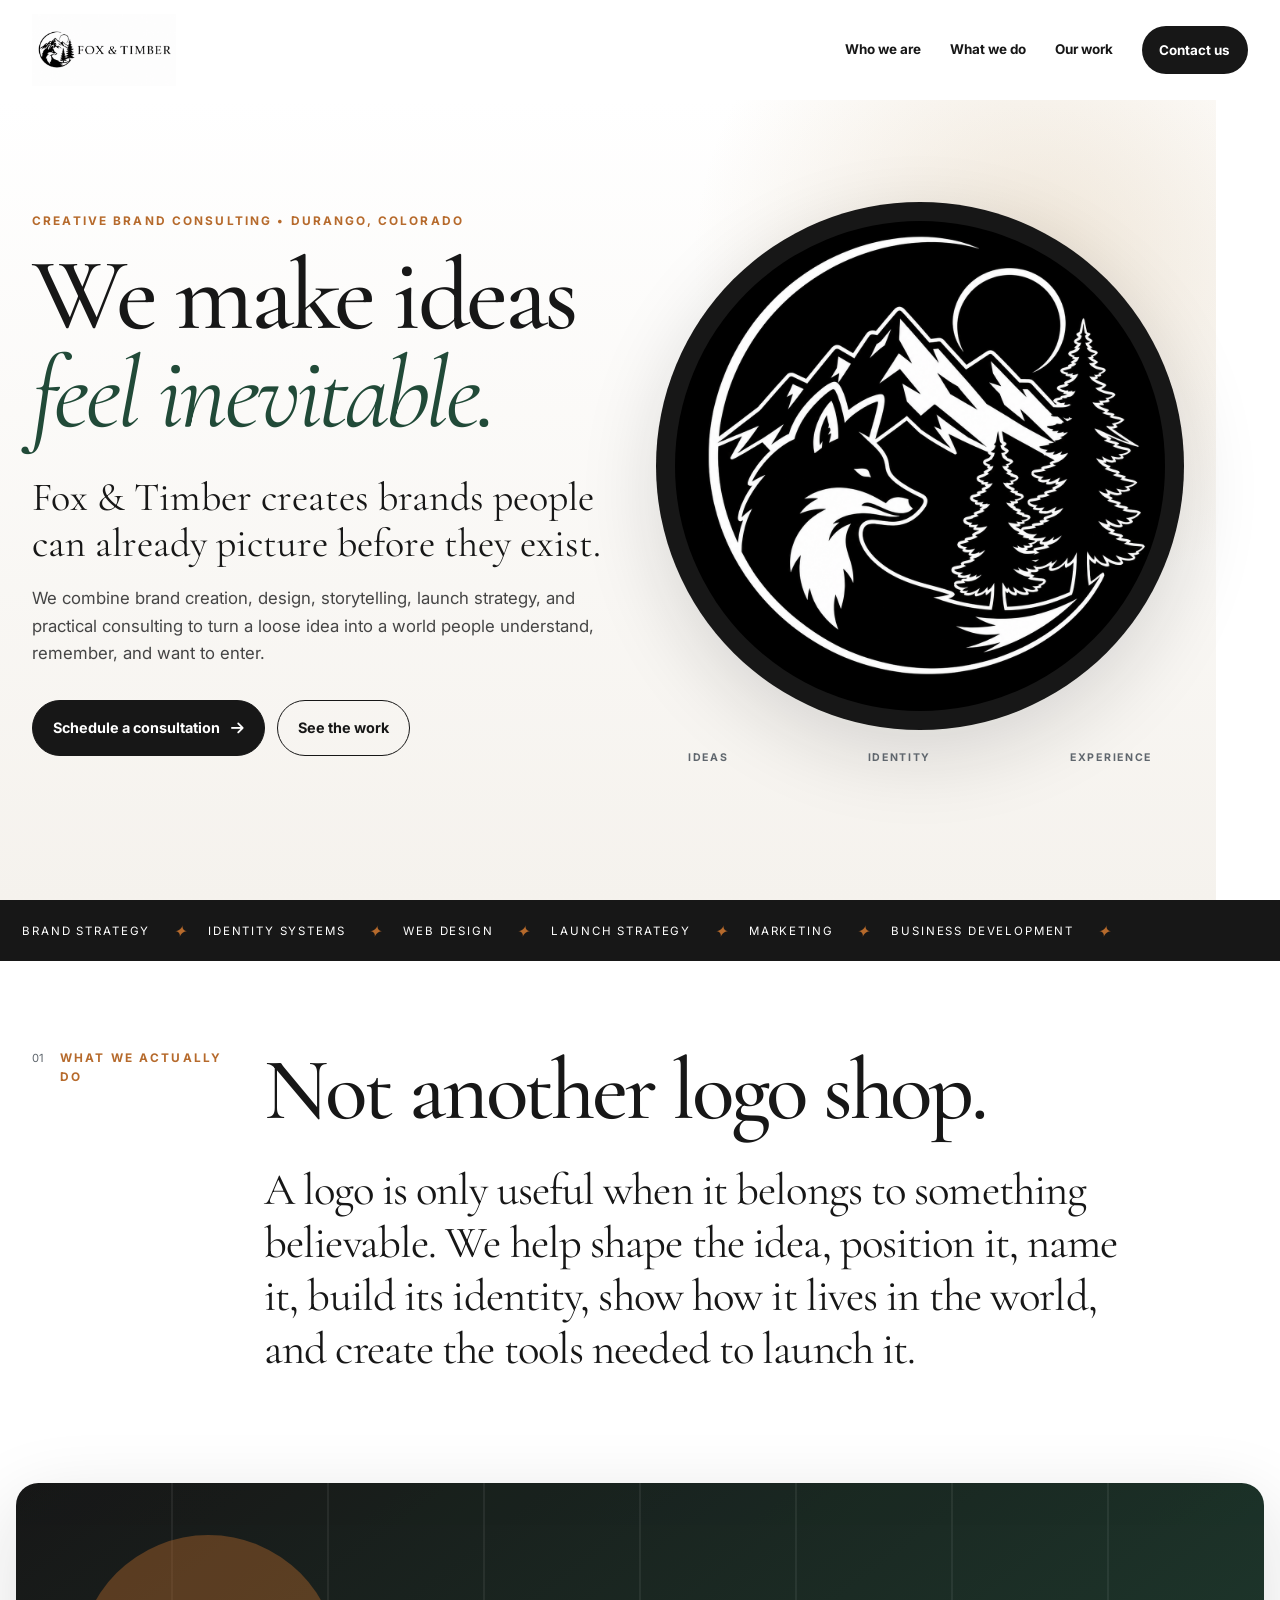
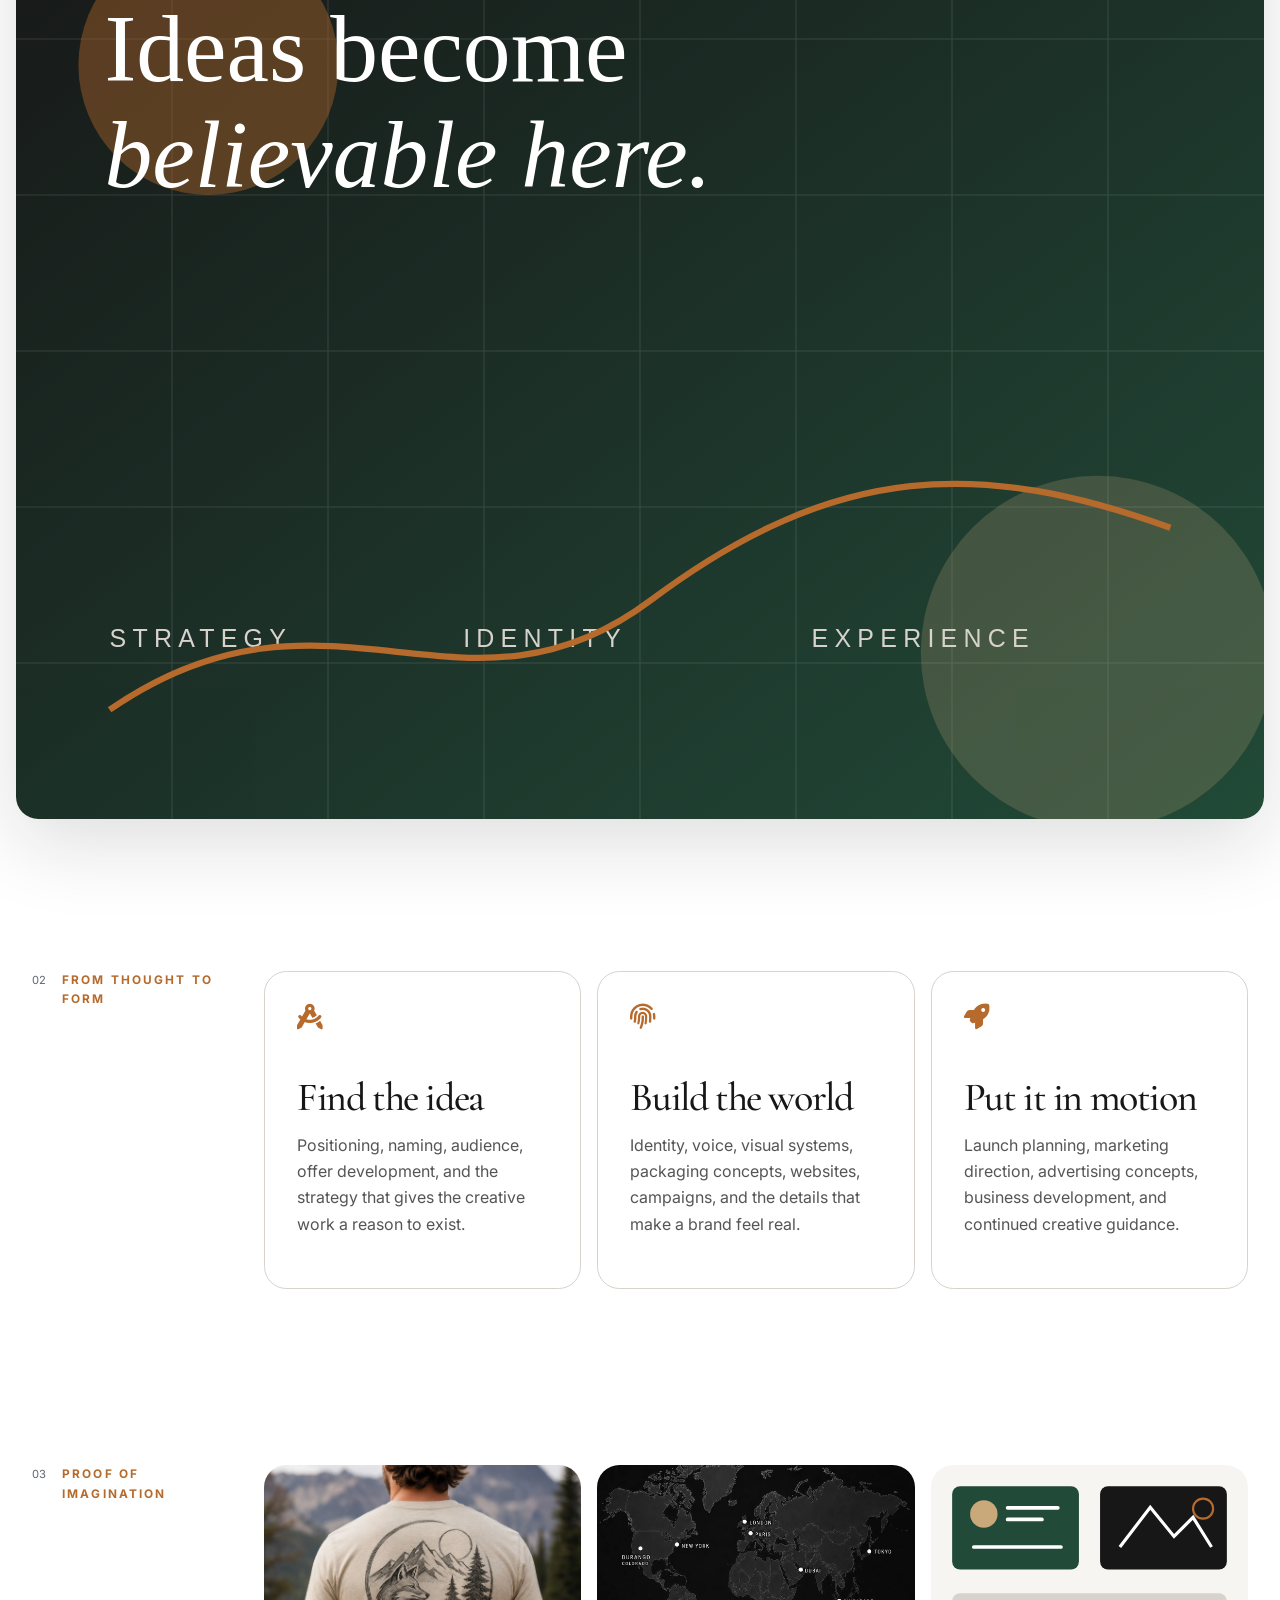
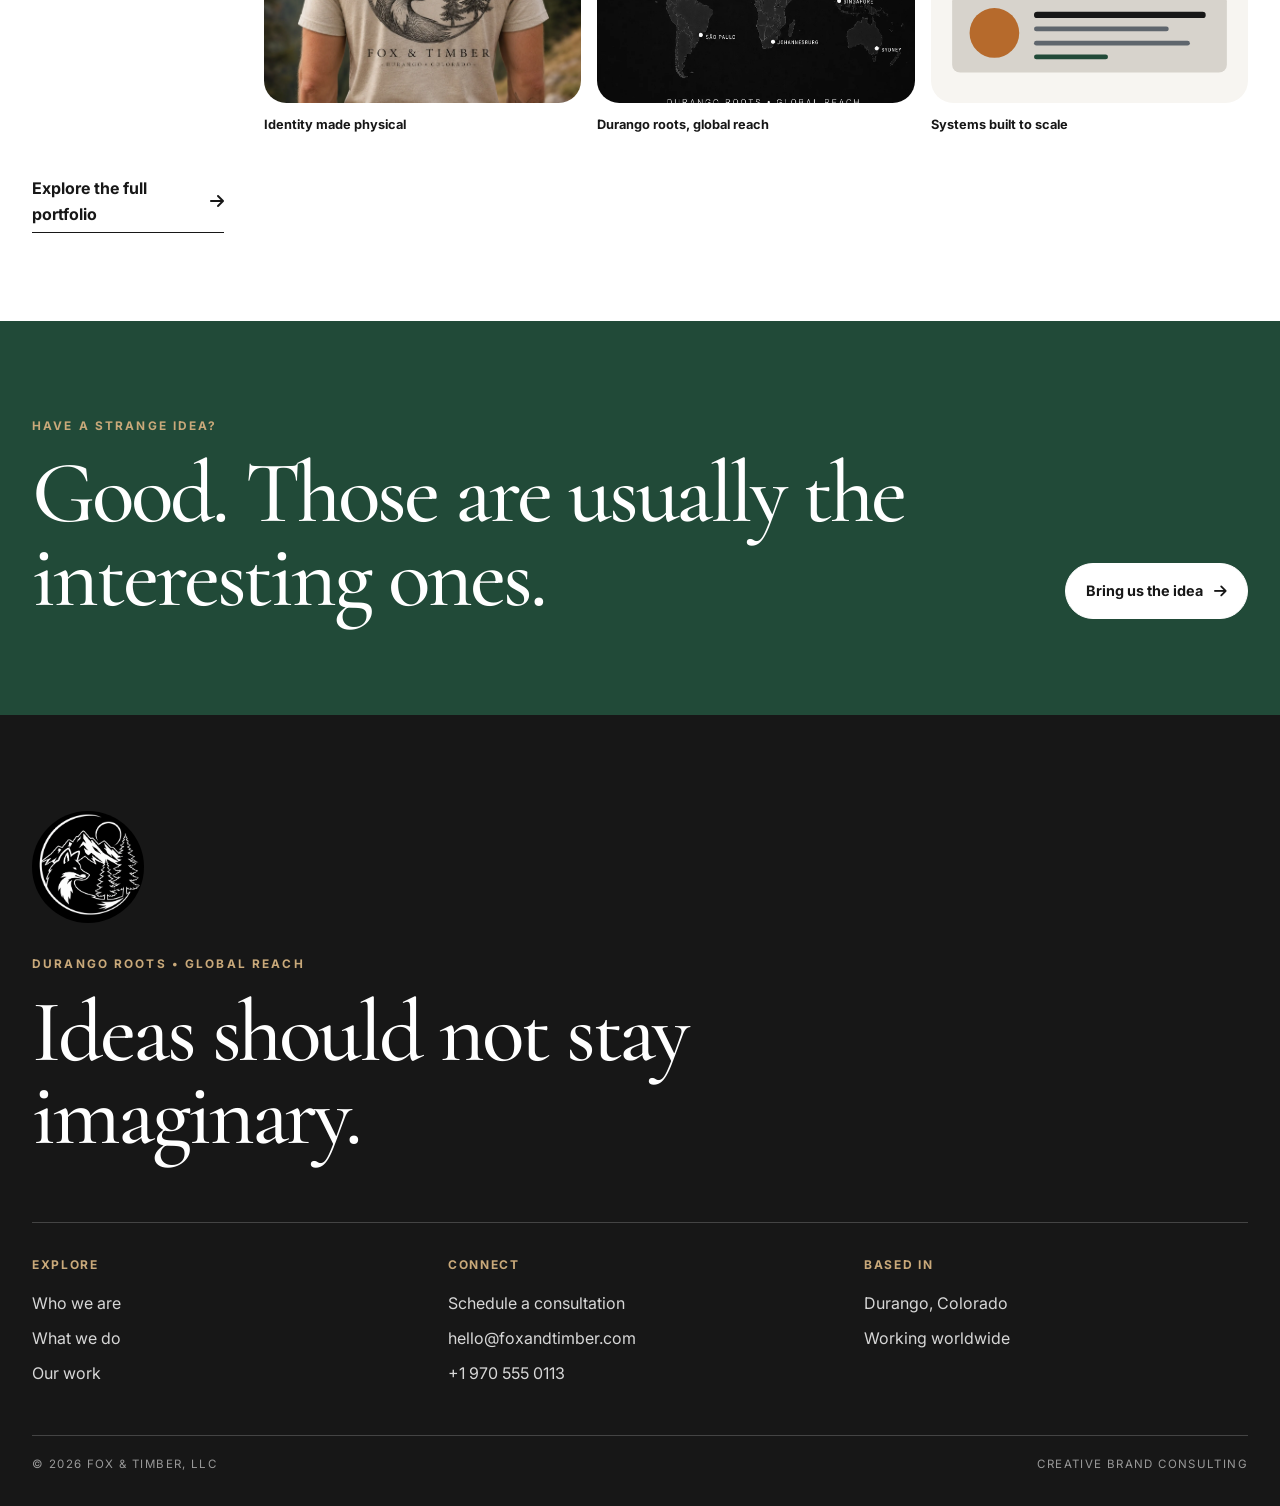
<file: index.html>
<!doctype html><html lang="en"><head><meta charset="utf-8"><meta name="viewport" content="width=device-width, initial-scale=1, viewport-fit=cover"><meta name="description" content="Fox & Timber creates believable brands through strategy, identity, design, launch planning, and creative consulting."><meta name="theme-color" content="#171717"><title>Creative Brand Consulting | Fox &amp; Timber</title><link rel="icon" href="img/favicon.ico"><link rel="apple-touch-icon" href="img/favicon-180.png"><link rel="preconnect" href="https://fonts.googleapis.com"><link rel="preconnect" href="https://fonts.gstatic.com" crossorigin><link href="https://fonts.googleapis.com/css2?family=Cormorant+Garamond:ital,wght@0,400;0,500;0,600;1,400;1,500&family=Inter:wght@400;500;600;700&display=swap" rel="stylesheet"><link rel="stylesheet" href="css/styles.css"></head><body class="home-page"><div data-include="includes/header.htm"></div><main><section class="hero"><div class="hero-copy"><p class="eyebrow reveal">Creative brand consulting • Durango, Colorado</p><h1 class="reveal">We make ideas<br><em>feel inevitable.</em></h1><p class="hero-statement reveal">Fox &amp; Timber creates brands people can already picture before they exist.</p><p class="hero-detail reveal">We combine brand creation, design, storytelling, launch strategy, and practical consulting to turn a loose idea into a world people understand, remember, and want to enter.</p><div class="hero-actions reveal"><a class="button button-primary" href="contact.html">Schedule a consultation <i class="fa-solid fa-arrow-right"></i></a><a class="button button-secondary" href="portfolio.html">See the work</a></div></div><div class="hero-visual reveal"><div class="hero-frame"><img src="img/brand-mark-dark.png" alt="Fox & Timber emblem"></div><div class="hero-caption"><span>Ideas</span><span>Identity</span><span>Experience</span></div></div></section>
<section class="marquee"><div><span>Brand strategy</span><i>✦</i><span>Identity systems</span><i>✦</i><span>Web design</span><i>✦</i><span>Launch strategy</span><i>✦</i><span>Marketing</span><i>✦</i><span>Business development</span><i>✦</i></div></section>
<section class="section intro-grid"><div class="section-kicker reveal"><span>01</span><p class="eyebrow">What we actually do</p></div><div class="section-content reveal"><h2>Not another logo shop.</h2><p class="large-copy">A logo is only useful when it belongs to something believable. We help shape the idea, position it, name it, build its identity, show how it lives in the world, and create the tools needed to launch it.</p></div></section>
<section class="image-break reveal"><img src="img/concept-grid.svg" alt="Ideas become believable here"></section>
<section class="section service-preview"><div class="section-kicker reveal"><span>02</span><p class="eyebrow">From thought to form</p></div><div class="service-cards"><article class="service-card reveal"><i class="fa-solid fa-compass-drafting"></i><h3>Find the idea</h3><p>Positioning, naming, audience, offer development, and the strategy that gives the creative work a reason to exist.</p></article><article class="service-card reveal"><i class="fa-solid fa-fingerprint"></i><h3>Build the world</h3><p>Identity, voice, visual systems, packaging concepts, websites, campaigns, and the details that make a brand feel real.</p></article><article class="service-card reveal"><i class="fa-solid fa-rocket"></i><h3>Put it in motion</h3><p>Launch planning, marketing direction, advertising concepts, business development, and continued creative guidance.</p></article></div></section>
<section class="section work-tease"><div class="section-kicker reveal"><span>03</span><p class="eyebrow">Proof of imagination</p></div><div class="work-tease-grid"><figure class="reveal"><img src="img/apparel-mockup.webp" alt="Apparel concept"><figcaption>Identity made physical</figcaption></figure><figure class="reveal"><img src="img/global-map.webp" alt="Global map"><figcaption>Durango roots, global reach</figcaption></figure><figure class="reveal"><img src="img/brand-system.svg" alt="Brand system"><figcaption>Systems built to scale</figcaption></figure></div><a class="text-link reveal" href="portfolio.html">Explore the full portfolio <i class="fa-solid fa-arrow-right"></i></a></section>
<section class="closing-callout"><div class="reveal"><p class="eyebrow">Have a strange idea?</p><h2>Good. Those are usually the interesting ones.</h2></div><a class="button button-light reveal" href="contact.html">Bring us the idea <i class="fa-solid fa-arrow-right"></i></a></section></main><div data-include="includes/footer.htm"></div><script src="js/scripts.js" defer></script></body></html>
</file>
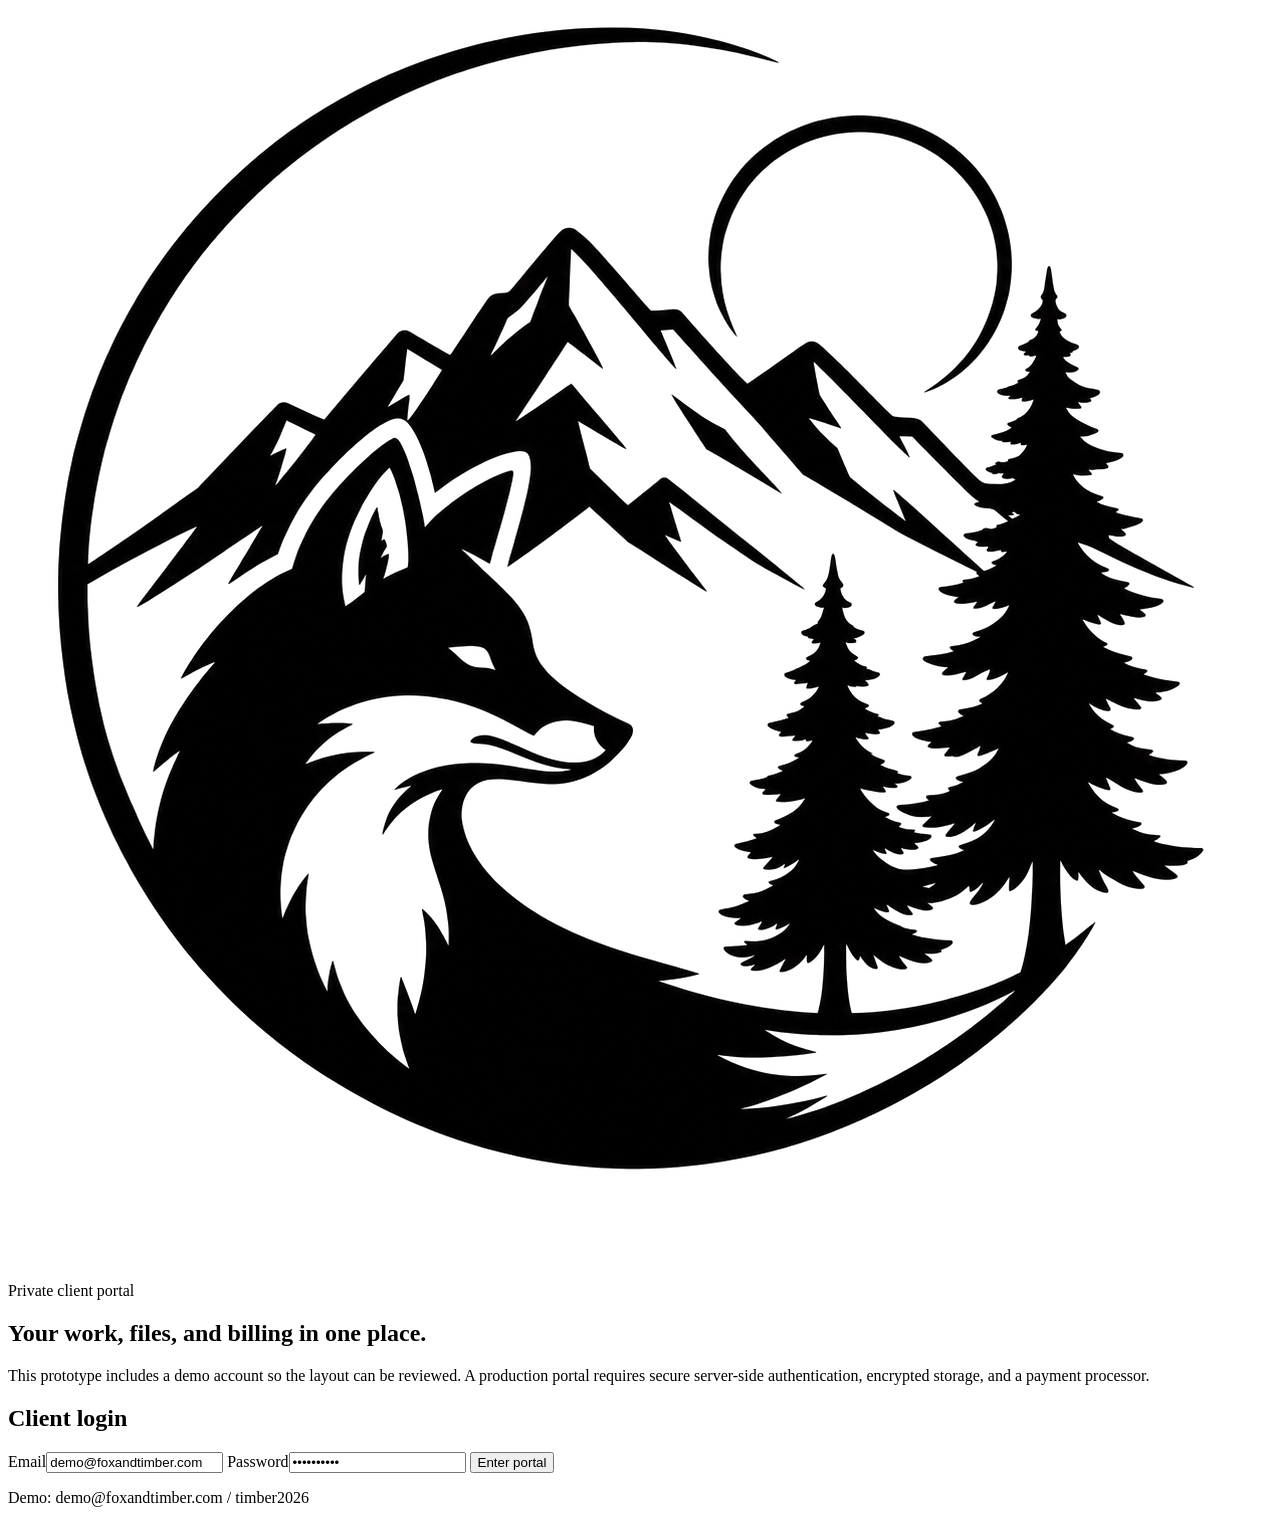
<file: client-login.html>
<!doctype html>
<html lang="en">
  
  <div id="site-head"></div>
  
<body class="portal-page">

  <div id="site-header"></div>
  
<main>
<section class="portal-shell">
  <div class="portal-intro">
    <img src="img/fox-timber-mark.png" alt="Fox and Timber">
    <p class="eyebrow">Private client portal</p>
    <h1>Your work, files, and billing in one place.</h1>
    <p>This prototype includes a demo account so the layout can be reviewed. A production portal requires secure server-side authentication, encrypted storage, and a payment processor.</p>
  </div>
  <div class="login-card" id="login-card">
    <h2>Client login</h2>
    <form id="login-form">
      <label><span>Email</span><input type="email" name="login-email" required value="demo@foxandtimber.com"></label>
      <label><span>Password</span><input type="password" name="login-password" required value="timber2026"></label>
      <button class="button primary" type="submit">Enter portal</button>
      <p class="micro">Demo: demo@foxandtimber.com / timber2026</p>
      <p class="login-error" role="alert"></p>
    </form>
  </div>
</section>
<section class="dashboard" id="client-dashboard" hidden>
  <aside class="dashboard-nav">
    <img src="img/fox-timber-mark.png" alt="">
    <p>Demo Client</p>
    <button data-tab="overview" class="active"><i class="fa-solid fa-grid-2"></i> Overview</button>
    <button data-tab="files"><i class="fa-solid fa-folder-open"></i> Files</button>
    <button data-tab="billing"><i class="fa-solid fa-receipt"></i> Billing</button>
    <button data-tab="payments"><i class="fa-solid fa-credit-card"></i> Payments</button>
    <button id="logout-button"><i class="fa-solid fa-arrow-right-from-bracket"></i> Log out</button>
  </aside>
  <div class="dashboard-main">
    <section data-panel="overview">
      <p class="eyebrow">Project dashboard</p><h2>Good afternoon, Demo Client.</h2>
      <div class="metric-grid"><article><span>Active project</span><b>Brand launch</b></article><article><span>Next review</span><b>July 18</b></article><article><span>Files ready</span><b>6</b></article></div>
      <img src="img/portal-preview.svg" alt="Client portal interface preview">
    </section>
    <section data-panel="files" hidden><p class="eyebrow">Files</p><h2>Shared project files</h2>
      <div class="file-list"><article><i class="fa-solid fa-file-pdf"></i><div><b>Brand Strategy v2.pdf</b><span>2.4 MB • Updated July 12</span></div><button>Download</button></article><article><i class="fa-solid fa-file-image"></i><div><b>Logo Concepts.zip</b><span>18.8 MB • Updated July 10</span></div><button>Download</button></article><article><i class="fa-solid fa-file-lines"></i><div><b>Website Content Notes.docx</b><span>340 KB • Updated July 8</span></div><button>Download</button></article></div>
    </section>
    <section data-panel="billing" hidden><p class="eyebrow">Billing</p><h2>Invoices and account history</h2><div class="invoice"><div><b>Invoice FT-1024</b><span>Brand strategy deposit</span></div><strong>Paid • $1,250.00</strong></div><div class="invoice"><div><b>Invoice FT-1028</b><span>Design development milestone</span></div><strong>Due July 22 • $1,250.00</strong></div></section>
    <section data-panel="payments" hidden><p class="eyebrow">Payments</p><h2>Payment details</h2><div class="payment-card"><i class="fa-brands fa-cc-visa"></i><div><b>Visa ending in 4242</b><span>Expires 12/29</span></div><button>Update</button></div><p class="micro">Production payments should be handled through Stripe, Square, or another PCI-compliant provider. Never store raw card data in this website.</p></section>
  </div>
</section>
</main>

  <div id="site-footer"></div>

<script src="js/scripts.js"></script>
</body>
</html>
</file>
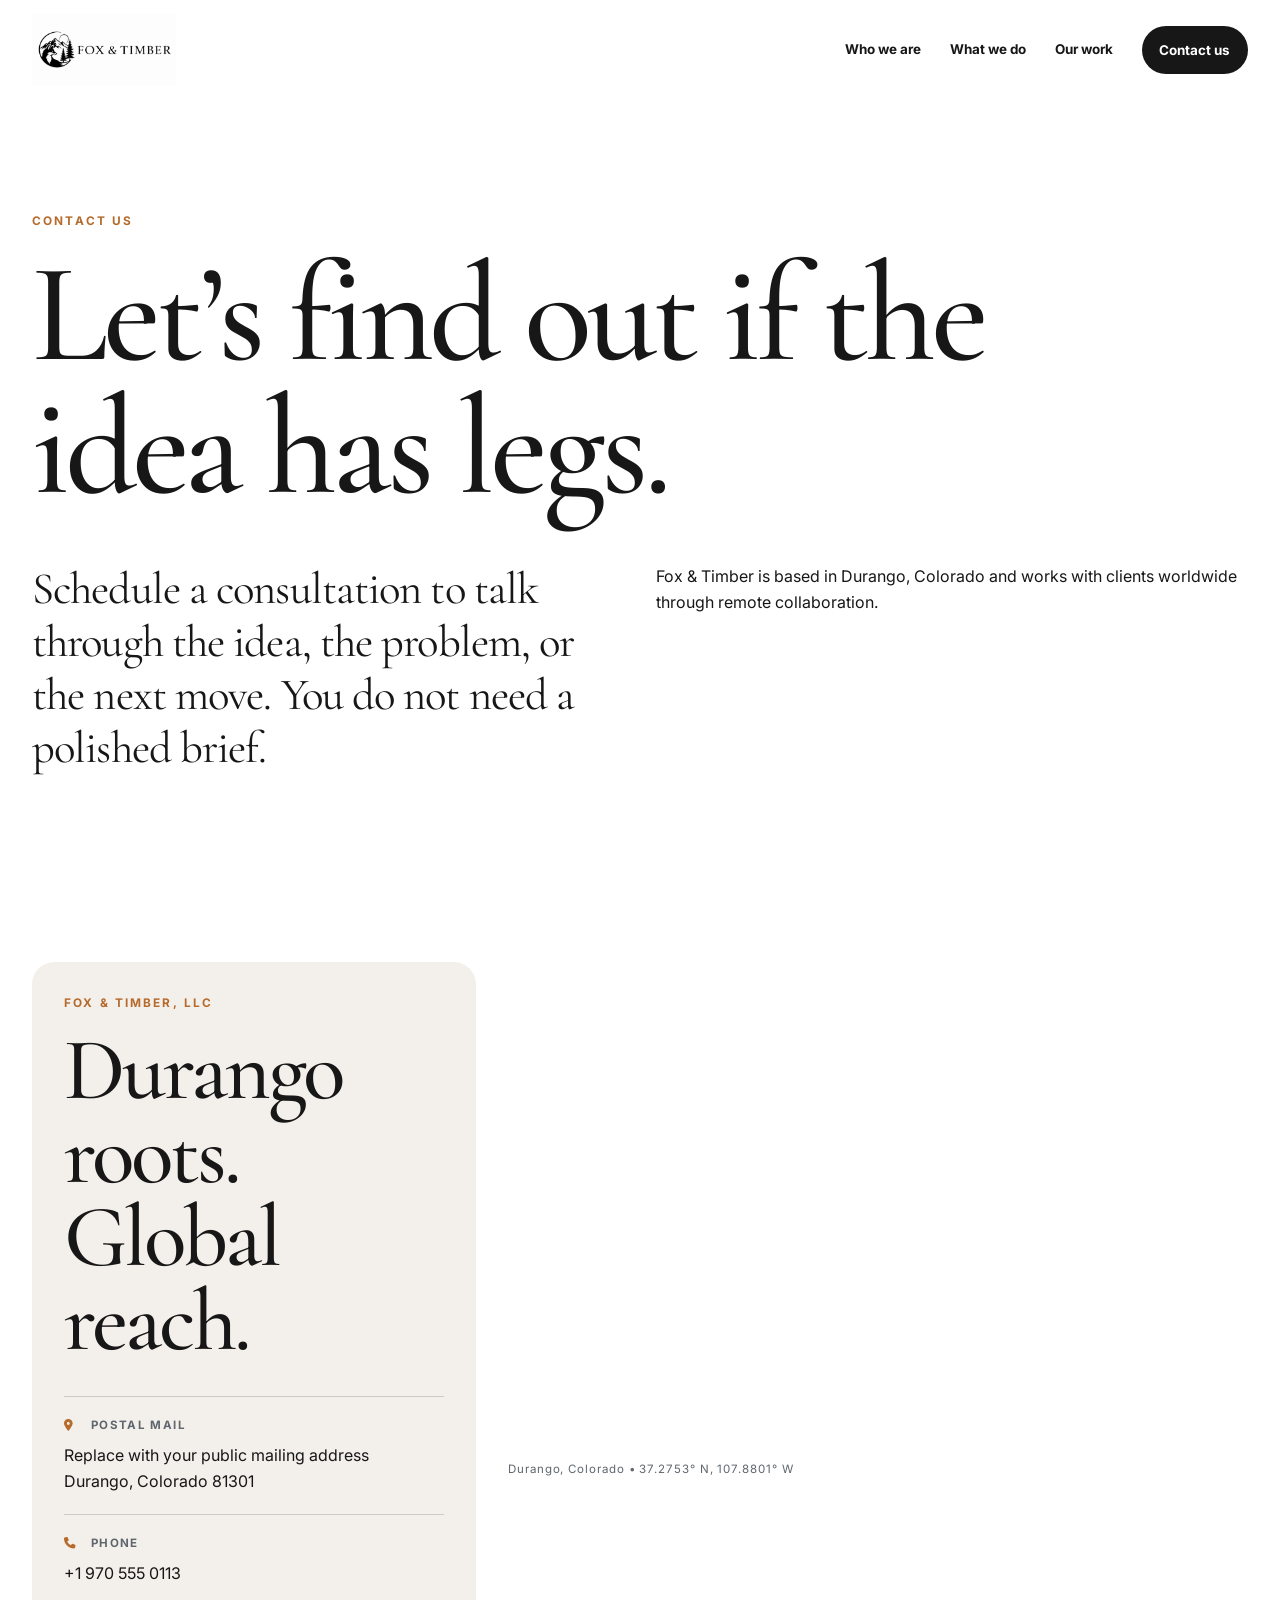
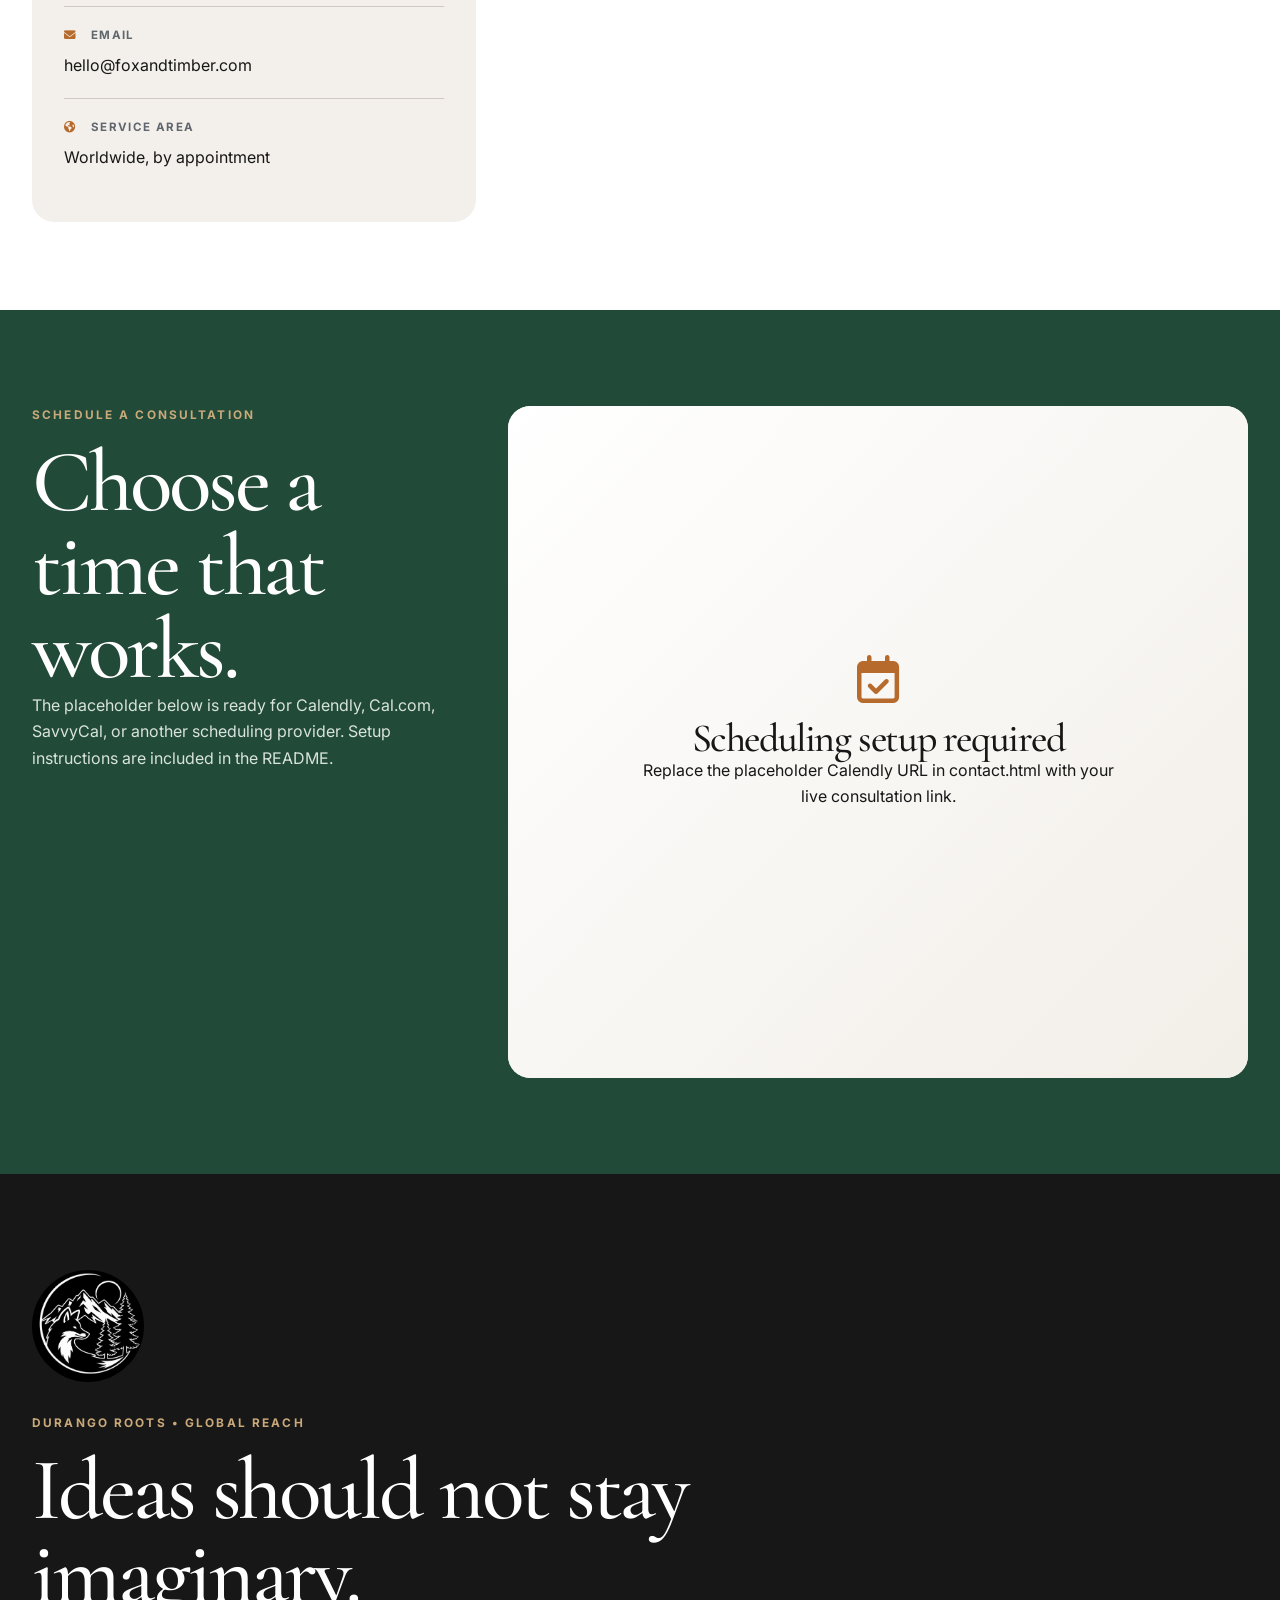
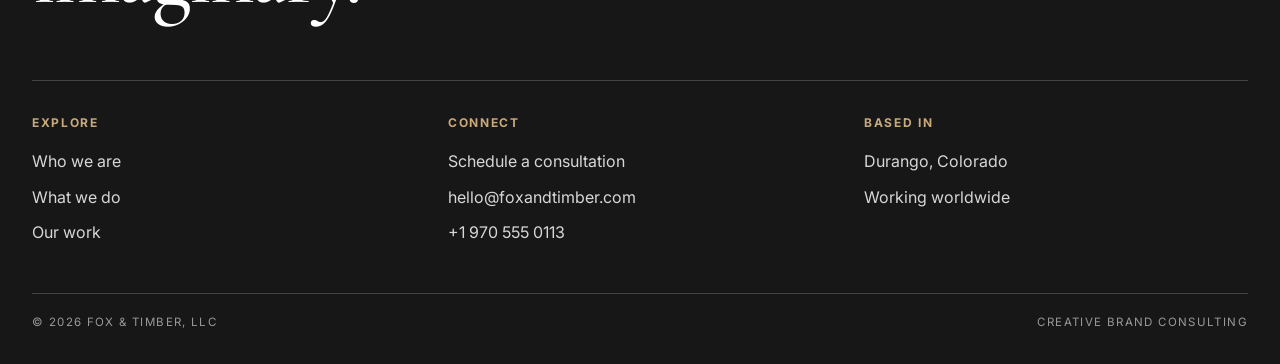
<file: contact.html>
<!doctype html><html lang="en"><head><meta charset="utf-8"><meta name="viewport" content="width=device-width, initial-scale=1, viewport-fit=cover"><meta name="description" content="Schedule a consultation with Fox & Timber in Durango, Colorado."><meta name="theme-color" content="#171717"><title>Contact Us | Fox &amp; Timber</title><link rel="icon" href="img/favicon.ico"><link rel="apple-touch-icon" href="img/favicon-180.png"><link rel="preconnect" href="https://fonts.googleapis.com"><link rel="preconnect" href="https://fonts.gstatic.com" crossorigin><link href="https://fonts.googleapis.com/css2?family=Cormorant+Garamond:ital,wght@0,400;0,500;0,600;1,400;1,500&family=Inter:wght@400;500;600;700&display=swap" rel="stylesheet"><link rel="stylesheet" href="css/styles.css"></head><body class="contact-page"><div data-include="includes/header.htm"></div><main><section class="page-hero contact-hero"><p class="eyebrow reveal">Contact us</p><h1 class="reveal">Let’s find out if the idea has legs.</h1><div class="page-hero-grid"><p class="large-copy reveal">Schedule a consultation to talk through the idea, the problem, or the next move. You do not need a polished brief.</p><p class="reveal">Fox &amp; Timber is based in Durango, Colorado and works with clients worldwide through remote collaboration.</p></div></section>
<section class="section contact-layout"><div class="contact-details reveal"><p class="eyebrow">Fox &amp; Timber, LLC</p><h2>Durango roots.<br>Global reach.</h2><dl><div><dt><i class="fa-solid fa-location-dot"></i> Postal mail</dt><dd>Replace with your public mailing address<br>Durango, Colorado 81301</dd></div><div><dt><i class="fa-solid fa-phone"></i> Phone</dt><dd><a href="tel:+19705550113">+1 970 555 0113</a></dd></div><div><dt><i class="fa-solid fa-envelope"></i> Email</dt><dd><a href="mailto:hello@foxandtimber.com">hello@foxandtimber.com</a></dd></div><div><dt><i class="fa-solid fa-earth-americas"></i> Service area</dt><dd>Worldwide, by appointment</dd></div></dl></div><div class="map-card reveal"><iframe title="Map of Durango, Colorado" loading="lazy" src="https://www.openstreetmap.org/export/embed.html?bbox=-107.925%2C37.245%2C-107.835%2C37.305&amp;layer=mapnik&amp;marker=37.2753%2C-107.8801"></iframe><span>Durango, Colorado • 37.2753° N, 107.8801° W</span></div></section>
<section class="schedule-section"><div class="schedule-copy reveal"><p class="eyebrow">Schedule a consultation</p><h2>Choose a time that works.</h2><p>The placeholder below is ready for Calendly, Cal.com, SavvyCal, or another scheduling provider. Setup instructions are included in the README.</p></div><div class="scheduler-card reveal"><iframe title="Schedule a Fox & Timber consultation" src="https://calendly.com/YOUR-USERNAME/consultation?hide_gdpr_banner=1" loading="lazy"></iframe><div class="scheduler-placeholder"><i class="fa-regular fa-calendar-check"></i><h3>Scheduling setup required</h3><p>Replace the placeholder Calendly URL in contact.html with your live consultation link.</p></div></div></section></main><div data-include="includes/footer.htm"></div><script src="js/scripts.js" defer></script></body></html>
</file>
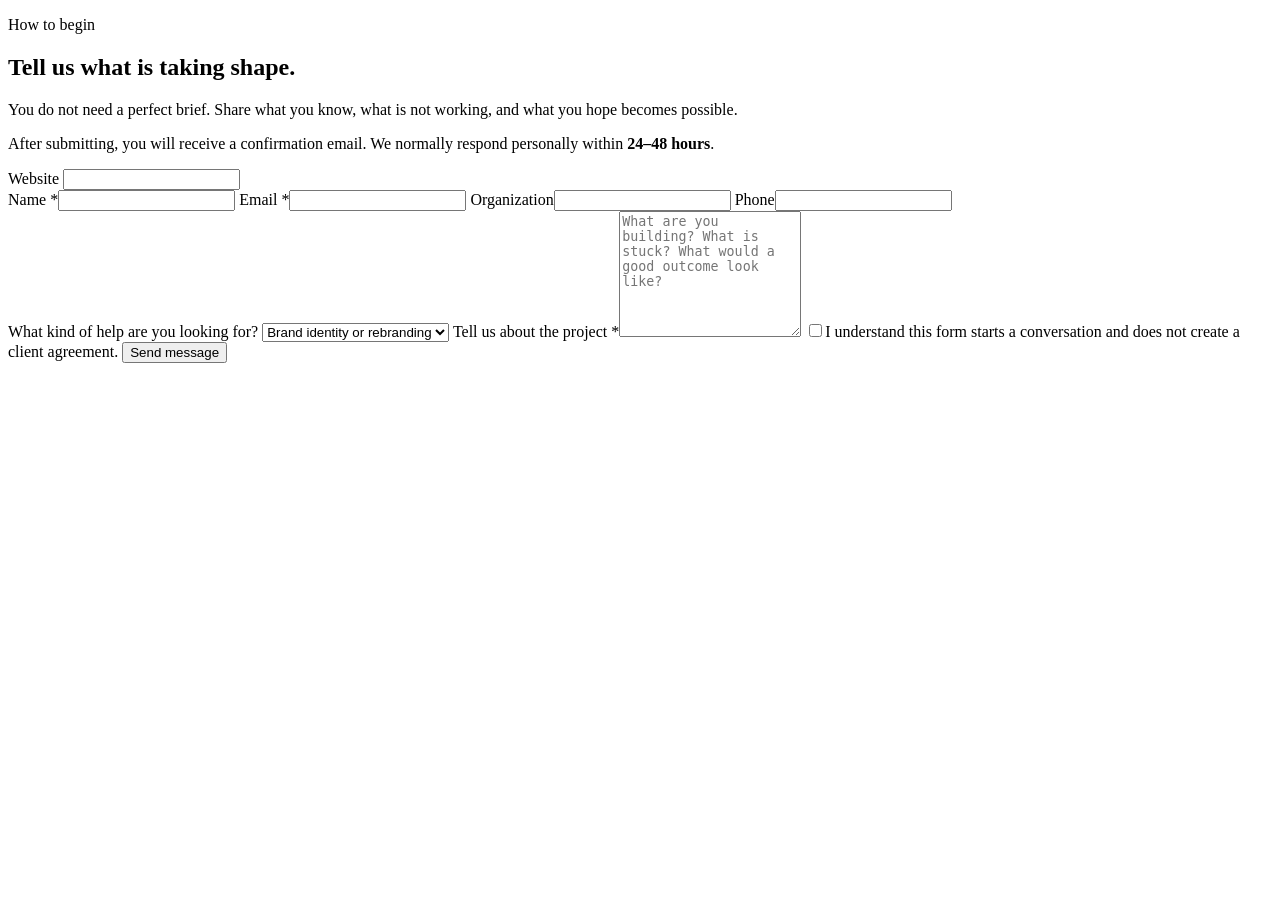
<file: how.html>
<!doctype html>
<html lang="en">

  <div id="site-head"></div>
  
<body class="how-page">

  <div id="site-header"></div>
  
<main>
<section class="page-hero form-hero">
  <div><p class="eyebrow">How to begin</p><h1>Tell us what is taking shape.</h1><p class="lede">You do not need a perfect brief. Share what you know, what is not working, and what you hope becomes possible.</p></div>
  <div class="form-note"><i class="fa-regular fa-clock"></i><p>After submitting, you will receive a confirmation email. We normally respond personally within <strong>24–48 hours</strong>.</p></div>
</section>
<section class="contact-section">
  <form id="contact-form" class="contact-form" action="contact.php" method="post" novalidate>
    <div class="honeypot" aria-hidden="true"><label>Website <input type="text" name="website" tabindex="-1" autocomplete="off"></label></div>
    <div class="field-grid">
      <label><span>Name *</span><input name="name" type="text" autocomplete="name" required></label>
      <label><span>Email *</span><input name="email" type="email" autocomplete="email" required></label>
      <label><span>Organization</span><input name="organization" type="text" autocomplete="organization"></label>
      <label><span>Phone</span><input name="phone" type="tel" autocomplete="tel"></label>
    </div>
    <label><span>What kind of help are you looking for?</span>
      <select name="interest">
        <option>Brand identity or rebranding</option><option>Graphic design</option><option>Website design</option><option>Marketing or advertising</option><option>Business or product launch</option><option>Business development</option><option>Not sure yet</option>
      </select>
    </label>
    <label><span>Tell us about the project *</span><textarea name="message" rows="8" required placeholder="What are you building? What is stuck? What would a good outcome look like?"></textarea></label>
    <label class="check"><input type="checkbox" name="consent" required><span>I understand this form starts a conversation and does not create a client agreement.</span></label>
    <button class="button primary submit-button" type="submit">Send message <i class="fa-solid fa-paper-plane"></i></button>
    <p class="form-status" role="status" aria-live="polite"></p>
  </form>
  <div id="success-panel" class="success-panel" hidden>
    <i class="fa-solid fa-circle-check"></i>
    <h2>Your message is on its way.</h2>
    <p>We sent a confirmation to the email address you provided. A person from Fox &amp; Timber should respond within 24–48 hours. If you dont get the confirmation email within 15 minutes, please check your spam or trash folder to make sure we can get through!</p>
    <a href="index.html" class="text-link">Return home <i class="fa-solid fa-arrow-right"></i></a>
  </div>
</section>
</main>

  <div id="site-footer"></div>

<script src="js/scripts.js"></script>
</body>
</html>
</file>
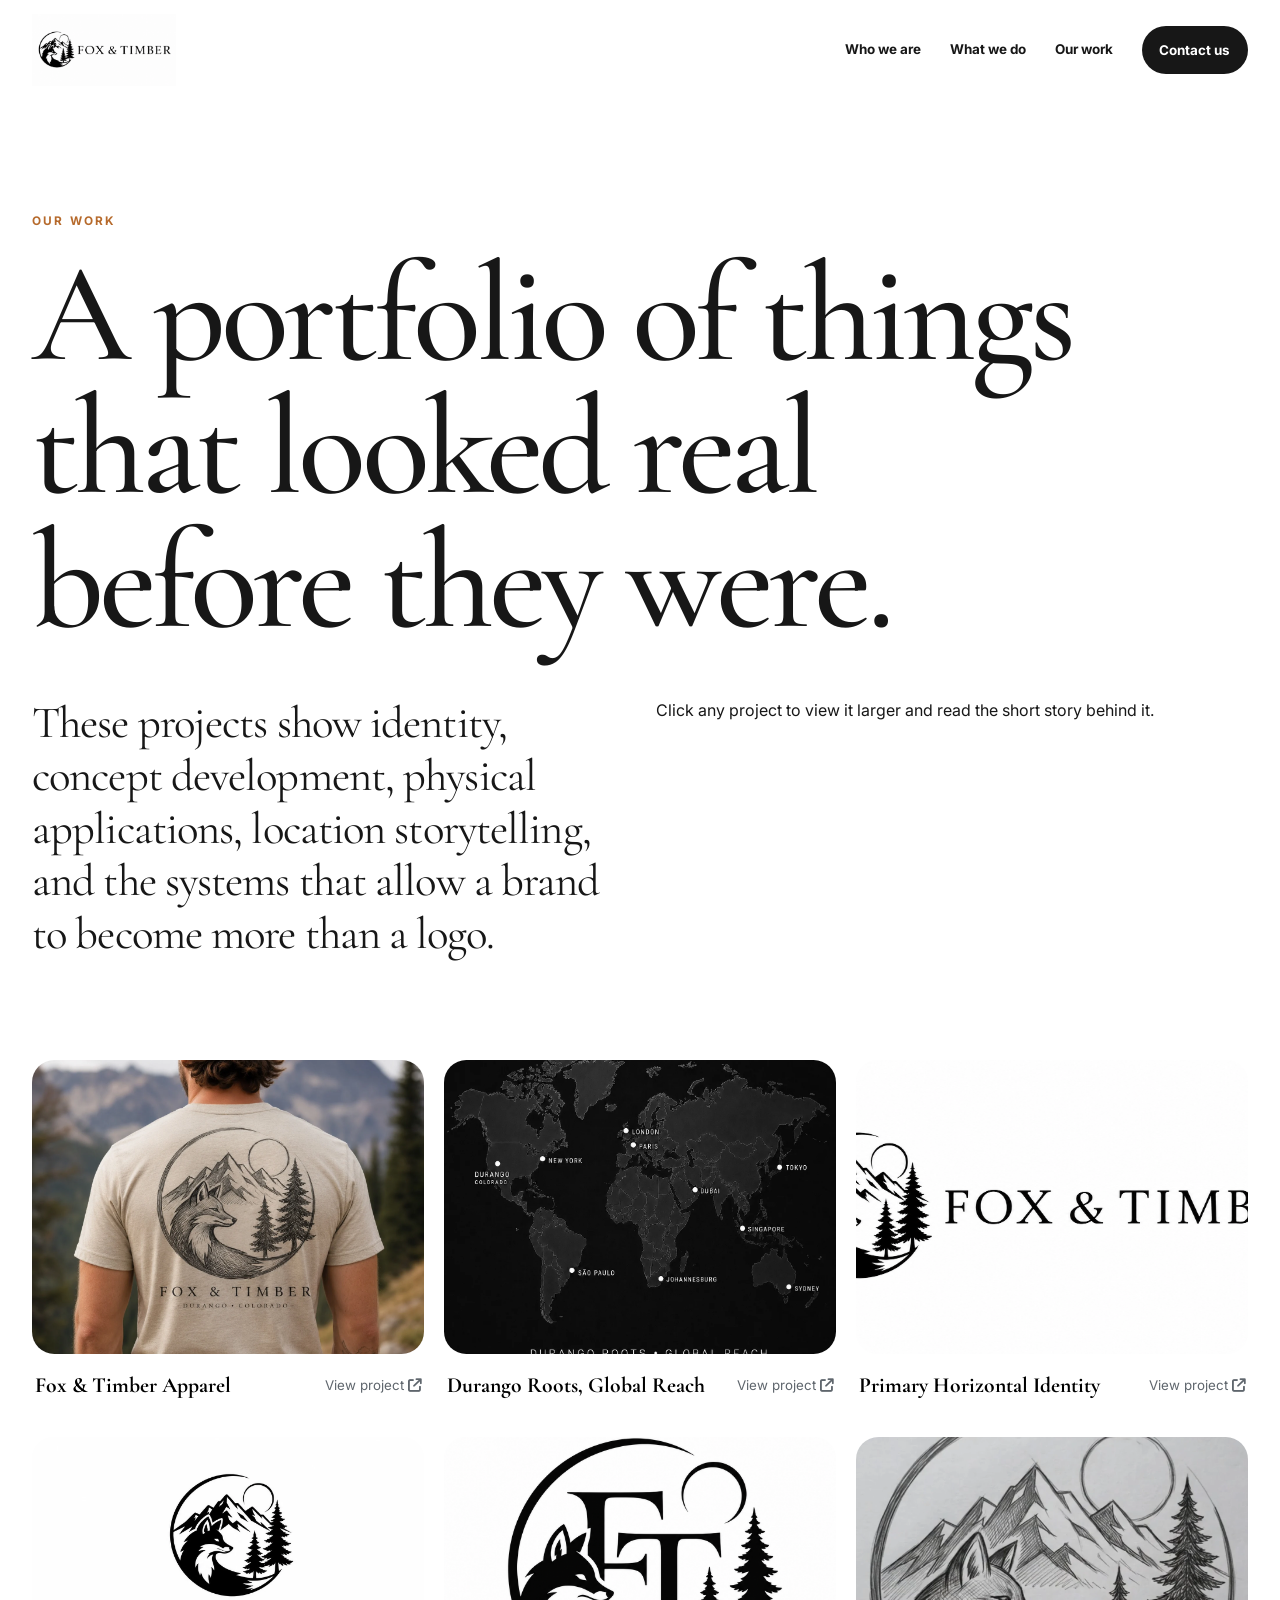
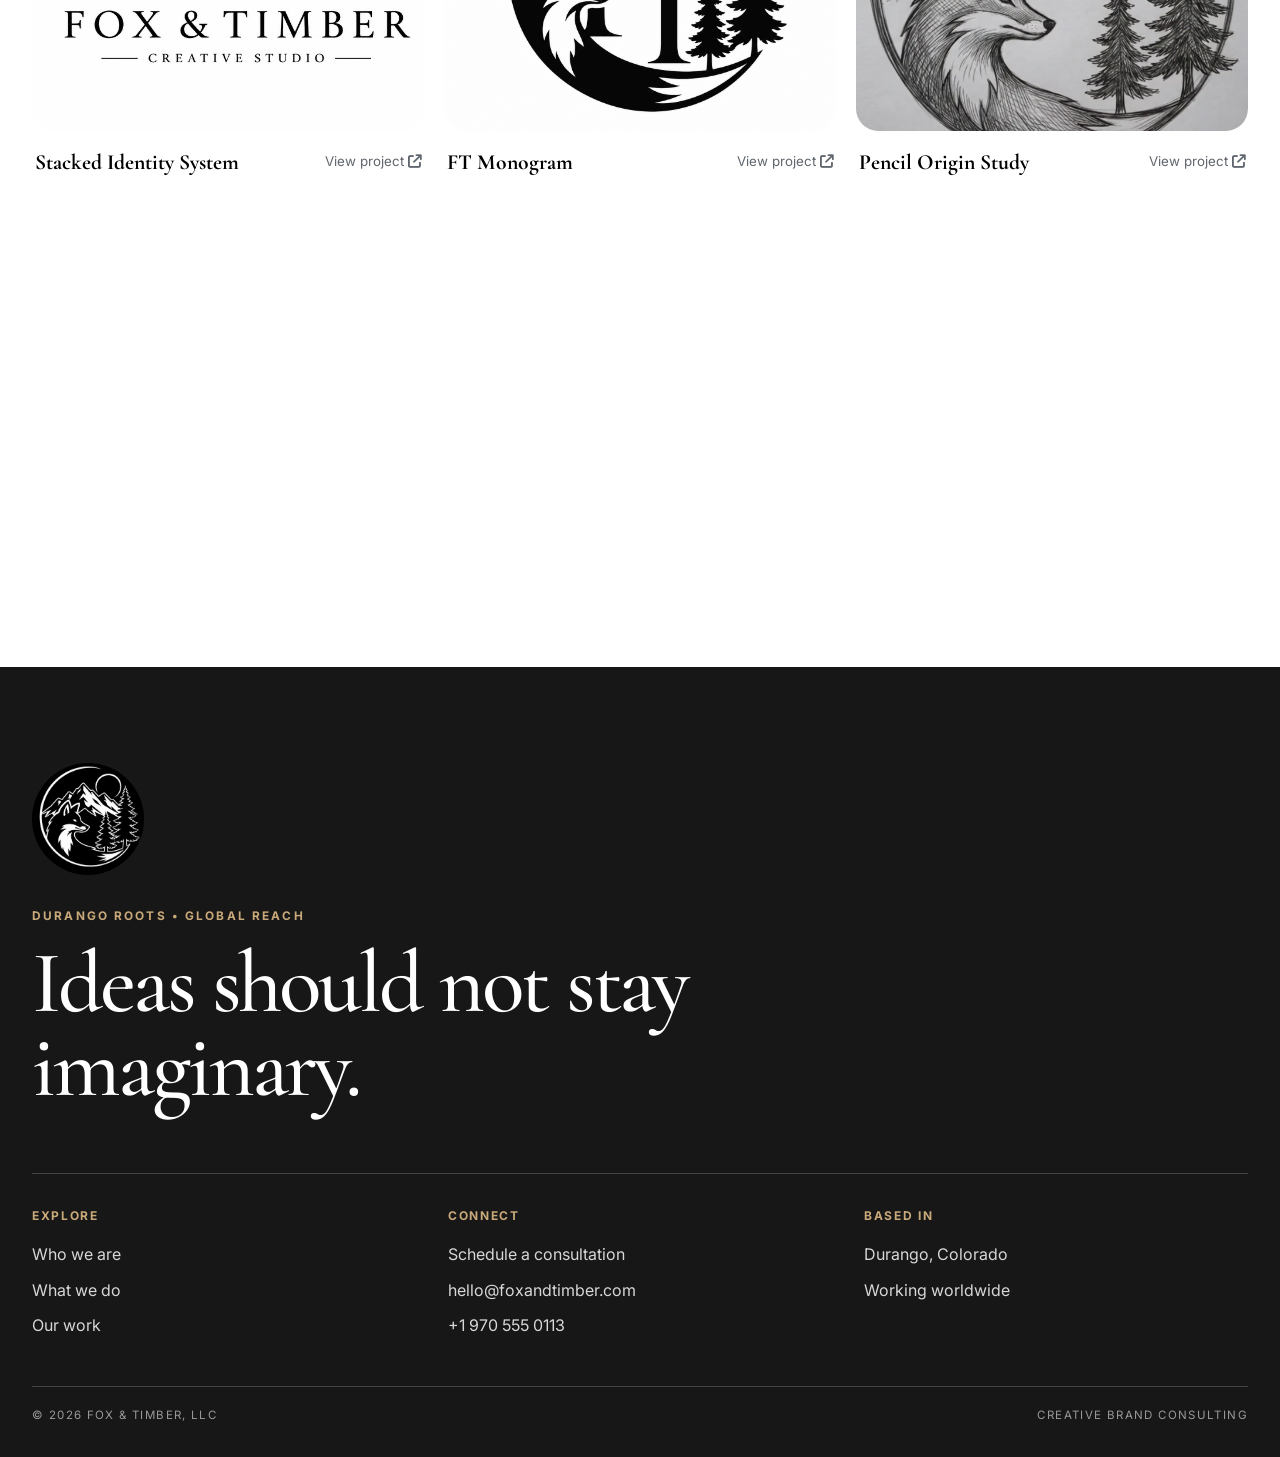
<file: portfolio.html>
<!doctype html><html lang="en"><head><meta charset="utf-8"><meta name="viewport" content="width=device-width, initial-scale=1, viewport-fit=cover"><meta name="description" content="Explore Fox & Timber brand identity and concept development work."><meta name="theme-color" content="#171717"><title>Our Work | Fox &amp; Timber</title><link rel="icon" href="img/favicon.ico"><link rel="apple-touch-icon" href="img/favicon-180.png"><link rel="preconnect" href="https://fonts.googleapis.com"><link rel="preconnect" href="https://fonts.gstatic.com" crossorigin><link href="https://fonts.googleapis.com/css2?family=Cormorant+Garamond:ital,wght@0,400;0,500;0,600;1,400;1,500&family=Inter:wght@400;500;600;700&display=swap" rel="stylesheet"><link rel="stylesheet" href="css/styles.css"></head><body class="portfolio-page"><div data-include="includes/header.htm"></div><main><section class="page-hero portfolio-hero"><p class="eyebrow reveal">Our work</p><h1 class="reveal">A portfolio of things that looked real before they were.</h1><div class="page-hero-grid"><p class="large-copy reveal">These projects show identity, concept development, physical applications, location storytelling, and the systems that allow a brand to become more than a logo.</p><p class="reveal">Click any project to view it larger and read the short story behind it.</p></div></section><section class="portfolio-grid"><button class="portfolio-card reveal" type="button" data-image="img/apparel-mockup.webp" data-title="Fox & Timber Apparel" data-description="A pencil-style brand illustration translated into a natural-color apparel concept, showing how an identity can move beyond a screen and feel like a real product."><span class="portfolio-image"><img src="img/apparel-mockup.webp" alt="Fox & Timber Apparel"></span><span class="portfolio-meta"><strong>Fox & Timber Apparel</strong><small>View project <i class="fa-solid fa-arrow-up-right-from-square"></i></small></span></button><button class="portfolio-card reveal" type="button" data-image="img/global-map.webp" data-title="Durango Roots, Global Reach" data-description="A location and positioning graphic presenting a locally rooted company with an international working footprint."><span class="portfolio-image"><img src="img/global-map.webp" alt="Durango Roots, Global Reach"></span><span class="portfolio-meta"><strong>Durango Roots, Global Reach</strong><small>View project <i class="fa-solid fa-arrow-up-right-from-square"></i></small></span></button><button class="portfolio-card reveal" type="button" data-image="img/logo-horizontal.png" data-title="Primary Horizontal Identity" data-description="The horizontal Fox & Timber identity designed for navigation, signage, proposals, and wide-format applications."><span class="portfolio-image"><img src="img/logo-horizontal.png" alt="Primary Horizontal Identity"></span><span class="portfolio-meta"><strong>Primary Horizontal Identity</strong><small>View project <i class="fa-solid fa-arrow-up-right-from-square"></i></small></span></button><button class="portfolio-card reveal" type="button" data-image="img/logo-stacked-studio.webp" data-title="Stacked Identity System" data-description="A vertically balanced logo configuration for social graphics, covers, print materials, and compact brand placements."><span class="portfolio-image"><img src="img/logo-stacked-studio.webp" alt="Stacked Identity System"></span><span class="portfolio-meta"><strong>Stacked Identity System</strong><small>View project <i class="fa-solid fa-arrow-up-right-from-square"></i></small></span></button><button class="portfolio-card reveal" type="button" data-image="img/monogram.png" data-title="FT Monogram" data-description="A compact secondary mark combining the F and T with the fox and timber imagery for avatars, stamps, and small applications."><span class="portfolio-image"><img src="img/monogram.png" alt="FT Monogram"></span><span class="portfolio-meta"><strong>FT Monogram</strong><small>View project <i class="fa-solid fa-arrow-up-right-from-square"></i></small></span></button><button class="portfolio-card reveal" type="button" data-image="img/pencil-origin.webp" data-title="Pencil Origin Study" data-description="A hand-rendered interpretation exploring the craftsmanship, landscape, and natural character behind the brand."><span class="portfolio-image"><img src="img/pencil-origin.webp" alt="Pencil Origin Study"></span><span class="portfolio-meta"><strong>Pencil Origin Study</strong><small>View project <i class="fa-solid fa-arrow-up-right-from-square"></i></small></span></button><button class="portfolio-card reveal" type="button" data-image="img/brand-system.svg" data-title="Brand System Concept" data-description="An original abstract presentation showing how color, layout, shape, typography, and hierarchy work together as one system."><span class="portfolio-image"><img src="img/brand-system.svg" alt="Brand System Concept"></span><span class="portfolio-meta"><strong>Brand System Concept</strong><small>View project <i class="fa-solid fa-arrow-up-right-from-square"></i></small></span></button><button class="portfolio-card reveal" type="button" data-image="img/concept-grid.svg" data-title="Creative Positioning" data-description="An editorial concept built around the statement that ideas become believable through strategy and design."><span class="portfolio-image"><img src="img/concept-grid.svg" alt="Creative Positioning"></span><span class="portfolio-meta"><strong>Creative Positioning</strong><small>View project <i class="fa-solid fa-arrow-up-right-from-square"></i></small></span></button><button class="portfolio-card reveal" type="button" data-image="img/launch-path.svg" data-title="Launch Path" data-description="A visual model of the consulting process moving from discovery and definition into creation and launch."><span class="portfolio-image"><img src="img/launch-path.svg" alt="Launch Path"></span><span class="portfolio-meta"><strong>Launch Path</strong><small>View project <i class="fa-solid fa-arrow-up-right-from-square"></i></small></span></button></section><div class="portfolio-modal" id="portfolio-modal" role="dialog" aria-modal="true" aria-labelledby="modal-title" hidden><div class="modal-backdrop" data-close-modal></div><div class="modal-content"><button class="modal-close" type="button" aria-label="Close project" data-close-modal><i class="fa-solid fa-xmark"></i></button><img id="modal-image" alt=""><div class="modal-description"><p class="eyebrow">Project view</p><h2 id="modal-title"></h2><p id="modal-copy"></p></div></div></div></main><div data-include="includes/footer.htm"></div><script src="js/scripts.js" defer></script></body></html>
</file>
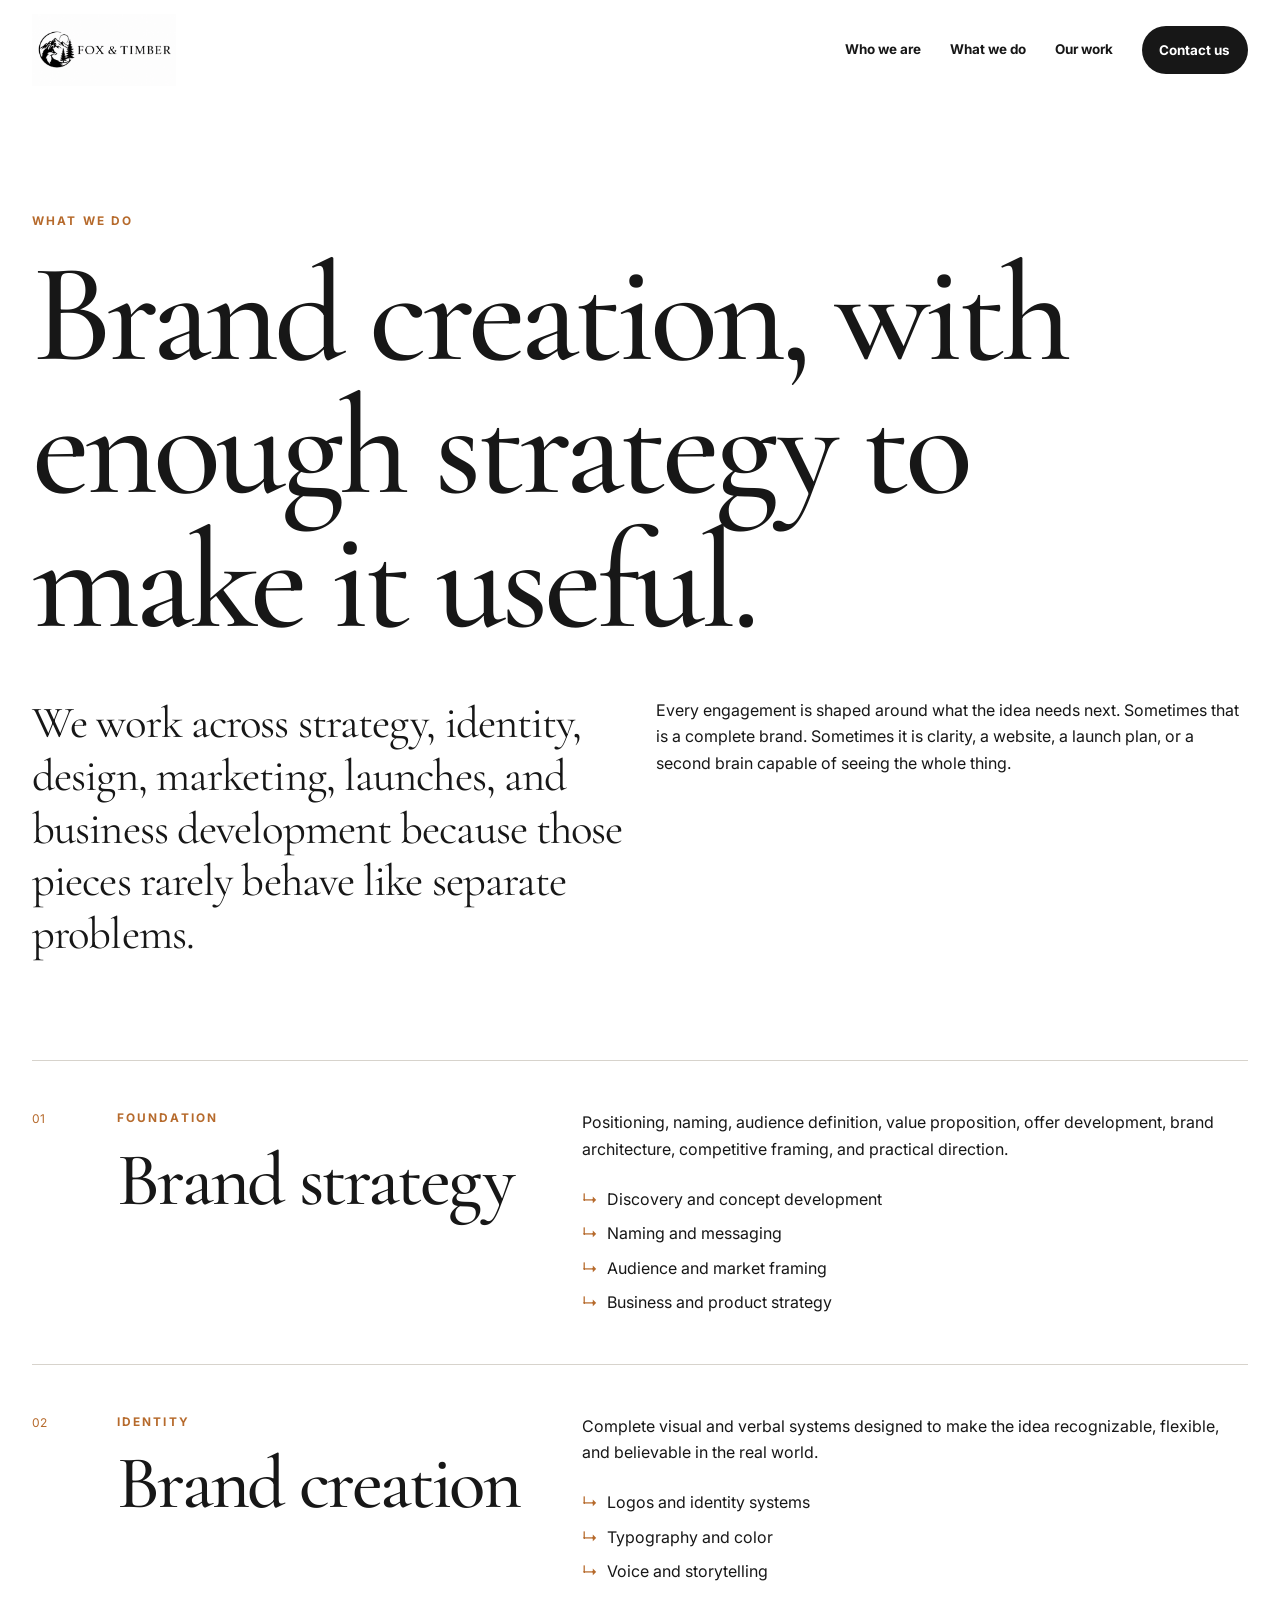
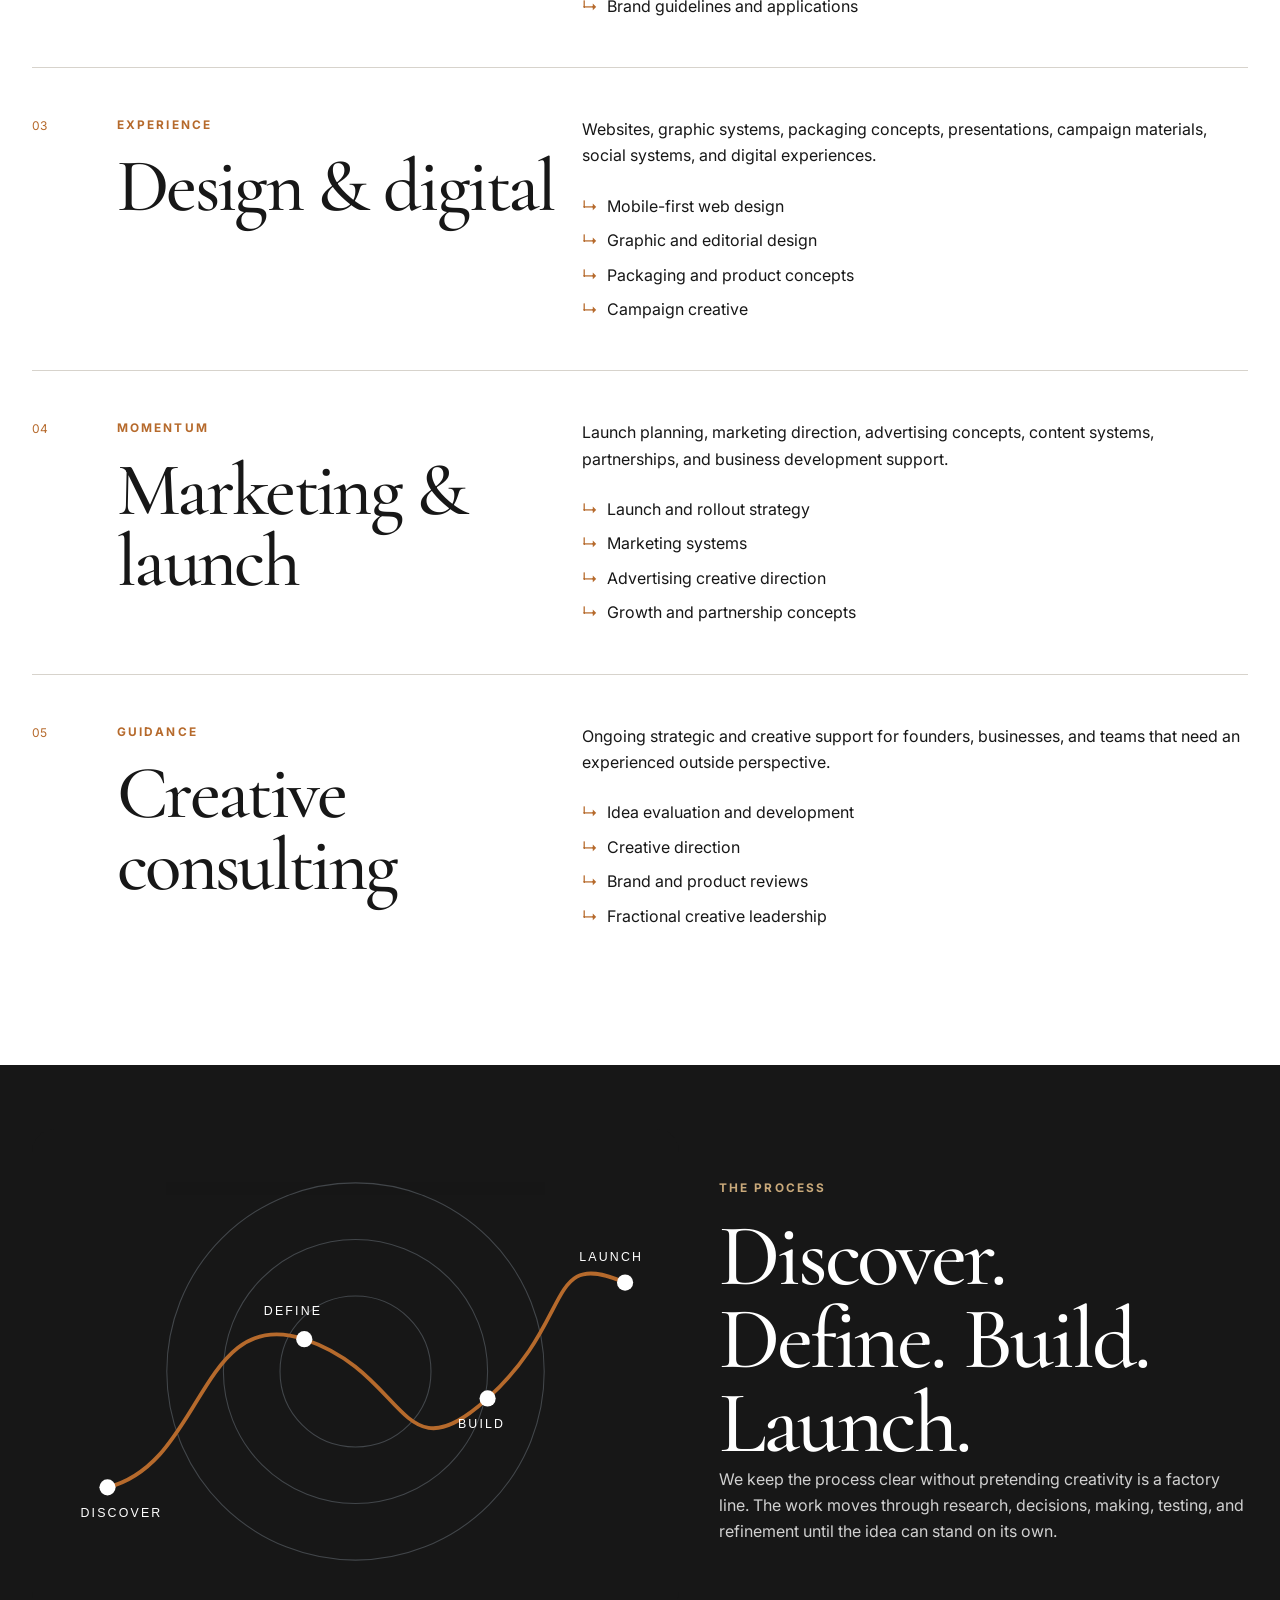
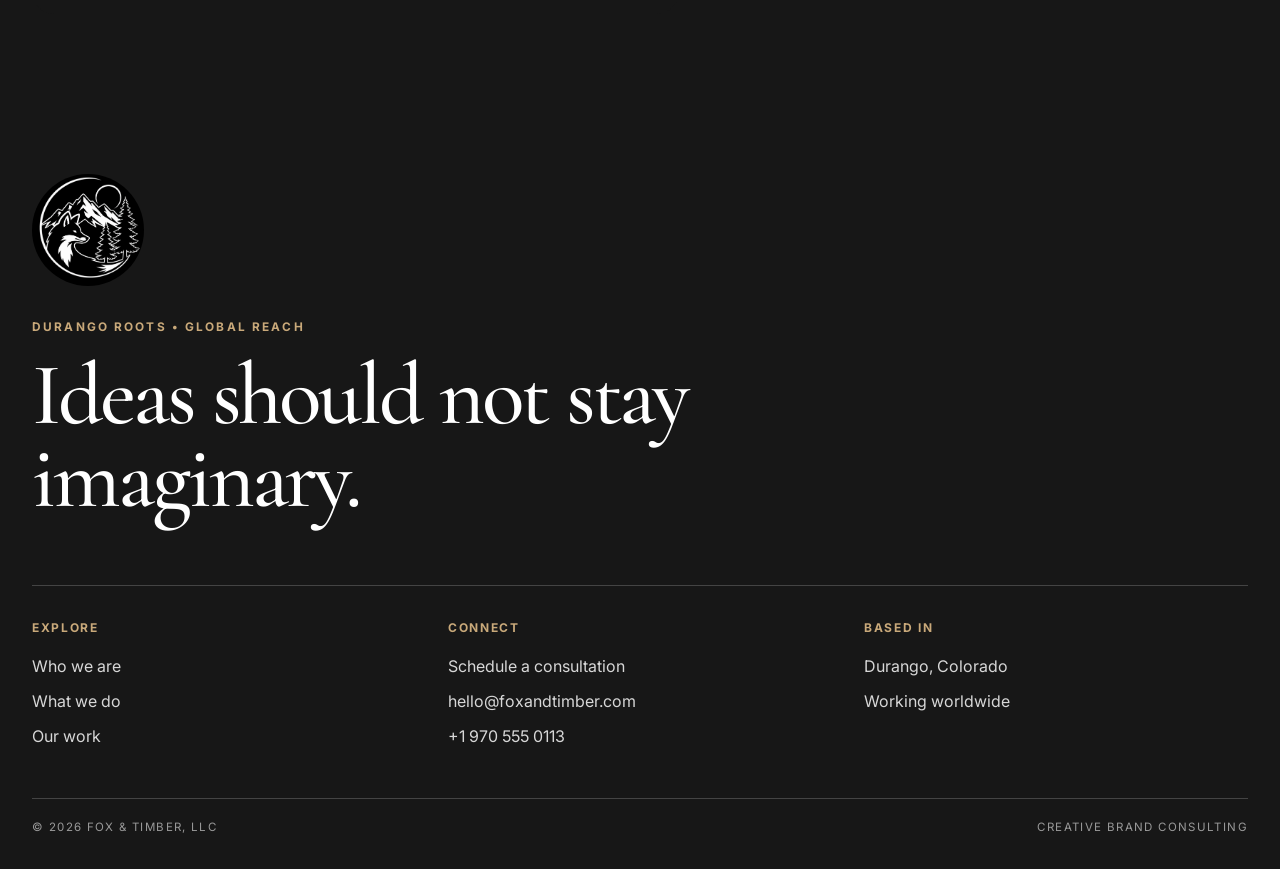
<file: what.html>
<!doctype html><html lang="en"><head><meta charset="utf-8"><meta name="viewport" content="width=device-width, initial-scale=1, viewport-fit=cover"><meta name="description" content="Brand strategy, identity, design, marketing, launches, and creative consulting."><meta name="theme-color" content="#171717"><title>What We Do | Fox &amp; Timber</title><link rel="icon" href="img/favicon.ico"><link rel="apple-touch-icon" href="img/favicon-180.png"><link rel="preconnect" href="https://fonts.googleapis.com"><link rel="preconnect" href="https://fonts.gstatic.com" crossorigin><link href="https://fonts.googleapis.com/css2?family=Cormorant+Garamond:ital,wght@0,400;0,500;0,600;1,400;1,500&family=Inter:wght@400;500;600;700&display=swap" rel="stylesheet"><link rel="stylesheet" href="css/styles.css"></head><body class="what-page"><div data-include="includes/header.htm"></div><main><section class="page-hero"><p class="eyebrow reveal">What we do</p><h1 class="reveal">Brand creation, with enough strategy to make it useful.</h1><div class="page-hero-grid"><p class="large-copy reveal">We work across strategy, identity, design, marketing, launches, and business development because those pieces rarely behave like separate problems.</p><p class="reveal">Every engagement is shaped around what the idea needs next. Sometimes that is a complete brand. Sometimes it is clarity, a website, a launch plan, or a second brain capable of seeing the whole thing.</p></div></section>
<section class="section capability-stack">
<article class="capability reveal"><span>01</span><div><p class="eyebrow">Foundation</p><h2>Brand strategy</h2></div><div><p>Positioning, naming, audience definition, value proposition, offer development, brand architecture, competitive framing, and practical direction.</p><ul><li>Discovery and concept development</li><li>Naming and messaging</li><li>Audience and market framing</li><li>Business and product strategy</li></ul></div></article>
<article class="capability reveal"><span>02</span><div><p class="eyebrow">Identity</p><h2>Brand creation</h2></div><div><p>Complete visual and verbal systems designed to make the idea recognizable, flexible, and believable in the real world.</p><ul><li>Logos and identity systems</li><li>Typography and color</li><li>Voice and storytelling</li><li>Brand guidelines and applications</li></ul></div></article>
<article class="capability reveal"><span>03</span><div><p class="eyebrow">Experience</p><h2>Design &amp; digital</h2></div><div><p>Websites, graphic systems, packaging concepts, presentations, campaign materials, social systems, and digital experiences.</p><ul><li>Mobile-first web design</li><li>Graphic and editorial design</li><li>Packaging and product concepts</li><li>Campaign creative</li></ul></div></article>
<article class="capability reveal"><span>04</span><div><p class="eyebrow">Momentum</p><h2>Marketing &amp; launch</h2></div><div><p>Launch planning, marketing direction, advertising concepts, content systems, partnerships, and business development support.</p><ul><li>Launch and rollout strategy</li><li>Marketing systems</li><li>Advertising creative direction</li><li>Growth and partnership concepts</li></ul></div></article>
<article class="capability reveal"><span>05</span><div><p class="eyebrow">Guidance</p><h2>Creative consulting</h2></div><div><p>Ongoing strategic and creative support for founders, businesses, and teams that need an experienced outside perspective.</p><ul><li>Idea evaluation and development</li><li>Creative direction</li><li>Brand and product reviews</li><li>Fractional creative leadership</li></ul></div></article></section>
<section class="process-band"><img src="img/launch-path.svg" alt="Discover, define, build, launch"><div><p class="eyebrow">The process</p><h2>Discover. Define. Build. Launch.</h2><p>We keep the process clear without pretending creativity is a factory line. The work moves through research, decisions, making, testing, and refinement until the idea can stand on its own.</p></div></section></main><div data-include="includes/footer.htm"></div><script src="js/scripts.js" defer></script></body></html>
</file>
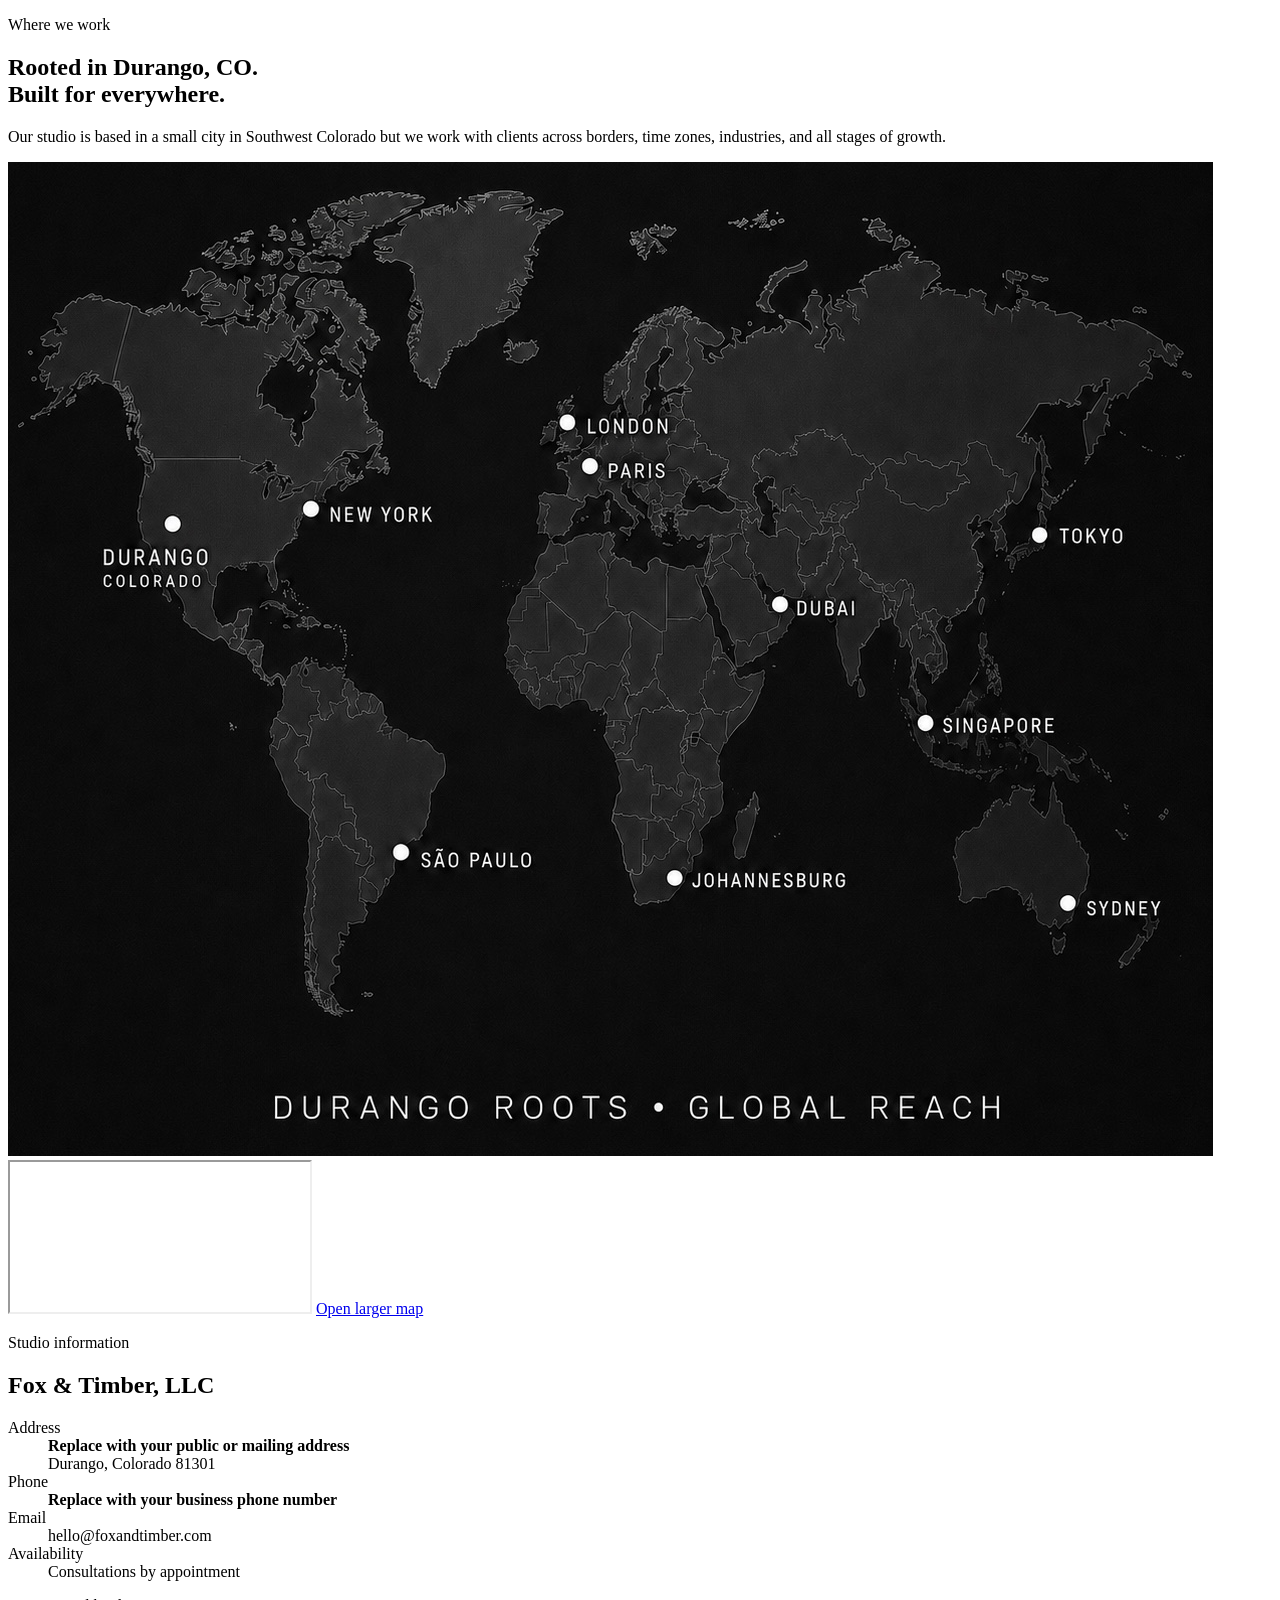
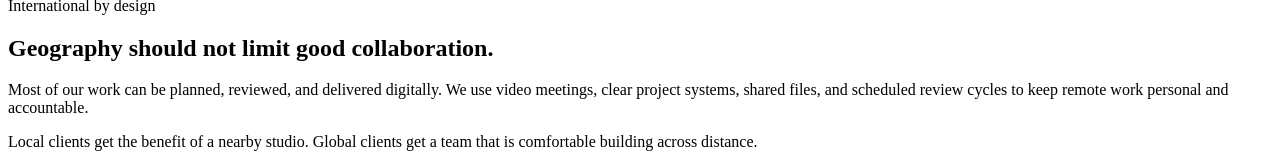
<file: where.html>
<!doctype html>
<html lang="en">

    <div id="site-head"></div>
  
<body class="where-page">

    <div id="site-header"></div>
    
<main>
<section class="page-hero compact">
  <div><p class="eyebrow">Where we work</p><h1>Rooted in Durango, CO.<br>Built for everywhere.</h1><p class="lede">Our studio is based in a small city in Southwest Colorado but we work with clients across borders, time zones, industries, and all stages of growth.</p></div>
  <img src="img/world-network.jpg" alt="Global network illustration connecting Durango to the world">
</section>
<section class="section location-grid">
  <div class="map-shell">
    <iframe title="Map of Durango, Colorado" loading="lazy" src="https://www.openstreetmap.org/export/embed.html?bbox=-107.925%2C37.245%2C-107.835%2C37.305&amp;layer=mapnik&amp;marker=37.2753%2C-107.8801"></iframe>
    <a href="https://www.openstreetmap.org/?mlat=37.2753&amp;mlon=-107.8801#map=13/37.2753/-107.8801" target="_blank" rel="noopener">Open larger map <i class="fa-solid fa-arrow-up-right-from-square"></i></a>
  </div>
  <aside class="contact-card">
    <p class="eyebrow">Studio information</p>
    <h2>Fox &amp; Timber, LLC</h2>
    <dl>
      <div><dt>Address</dt><dd><strong>Replace with your public or mailing address</strong><br>Durango, Colorado 81301</dd></div>
      <div><dt>Phone</dt><dd><strong>Replace with your business phone number</strong></dd></div>
      <div><dt>Email</dt><dd>hello@foxandtimber.com</dd></div>
      <div><dt>Availability</dt><dd>Consultations by appointment</dd></div>
    </dl>
  </aside>
</section>
<section class="section split">
  <div class="section-heading"><p class="eyebrow">International by design</p><h2>Geography should not limit good collaboration.</h2></div>
  <div class="section-copy"><p>Most of our work can be planned, reviewed, and delivered digitally. We use video meetings, clear project systems, shared files, and scheduled review cycles to keep remote work personal and accountable.</p><p>Local clients get the benefit of a nearby studio. Global clients get a team that is comfortable building across distance.</p></div>
</section>
</main>

  <div id="site-footer"></div>

<script src="js/scripts.js"></script>
</body>
</html>
</file>
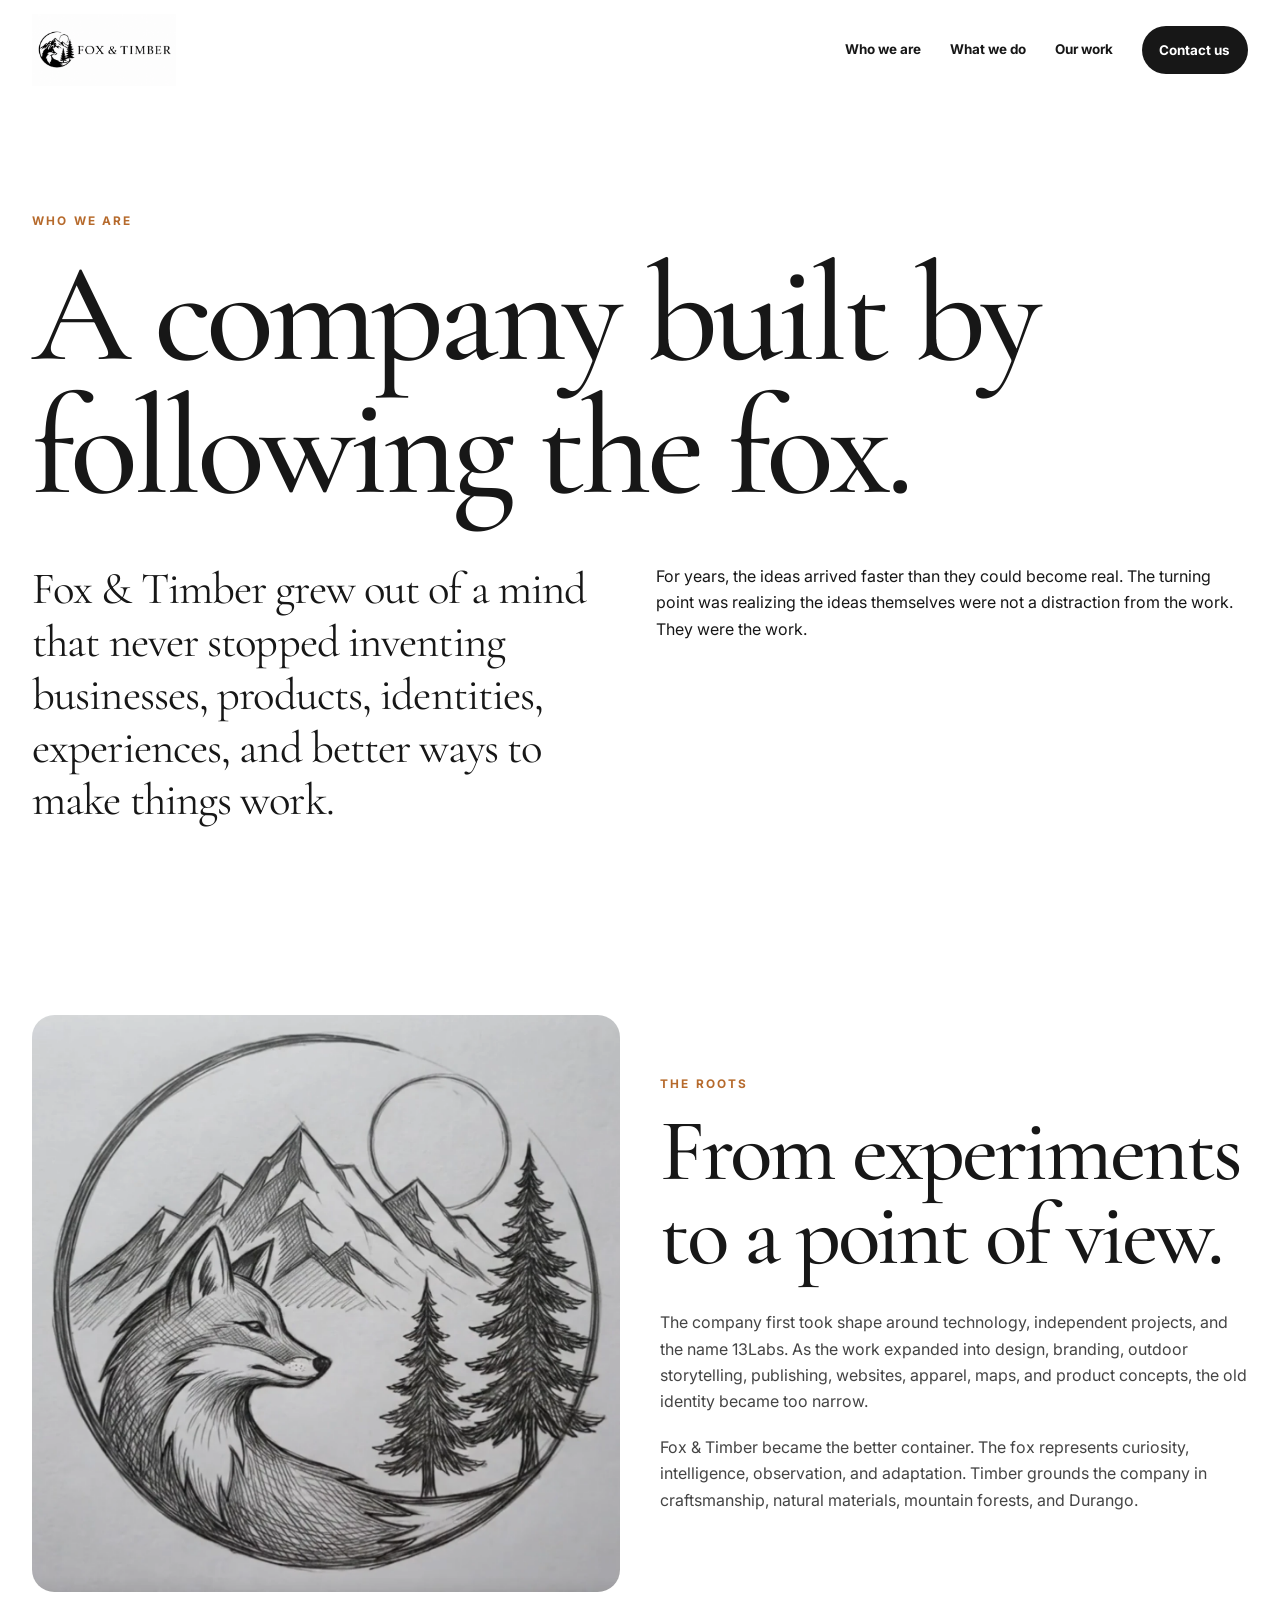
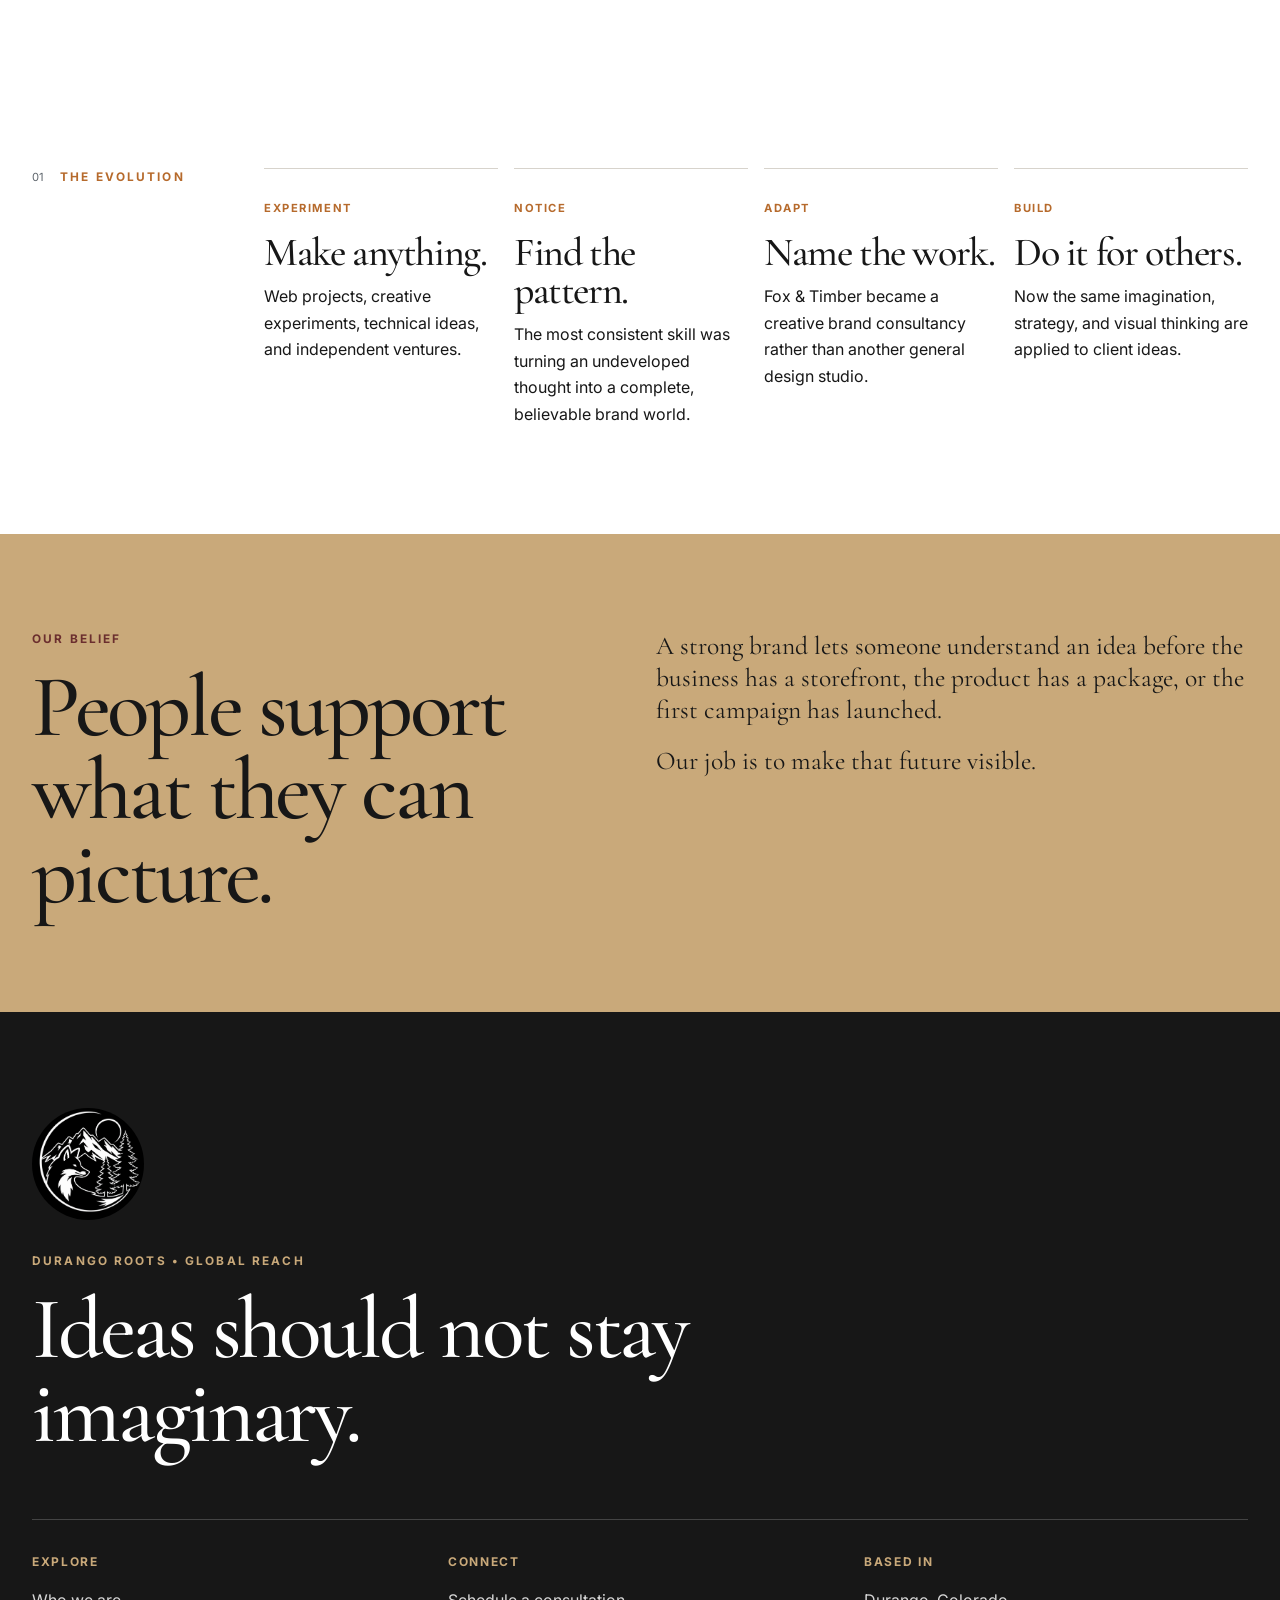
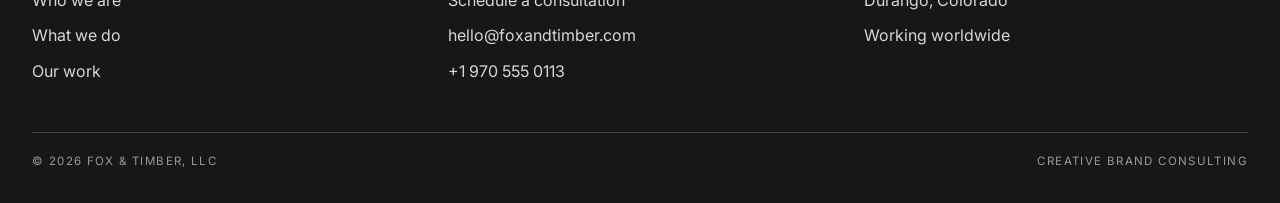
<file: who.html>
<!doctype html><html lang="en"><head><meta charset="utf-8"><meta name="viewport" content="width=device-width, initial-scale=1, viewport-fit=cover"><meta name="description" content="The story, roots, and evolution of Fox & Timber."><meta name="theme-color" content="#171717"><title>Who We Are | Fox &amp; Timber</title><link rel="icon" href="img/favicon.ico"><link rel="apple-touch-icon" href="img/favicon-180.png"><link rel="preconnect" href="https://fonts.googleapis.com"><link rel="preconnect" href="https://fonts.gstatic.com" crossorigin><link href="https://fonts.googleapis.com/css2?family=Cormorant+Garamond:ital,wght@0,400;0,500;0,600;1,400;1,500&family=Inter:wght@400;500;600;700&display=swap" rel="stylesheet"><link rel="stylesheet" href="css/styles.css"></head><body class="who-page"><div data-include="includes/header.htm"></div><main><section class="page-hero"><p class="eyebrow reveal">Who we are</p><h1 class="reveal">A company built by following the fox.</h1><div class="page-hero-grid"><p class="large-copy reveal">Fox &amp; Timber grew out of a mind that never stopped inventing businesses, products, identities, experiences, and better ways to make things work.</p><p class="reveal">For years, the ideas arrived faster than they could become real. The turning point was realizing the ideas themselves were not a distraction from the work. They were the work.</p></div></section>
<section class="story-panel section"><div class="story-image reveal"><img src="img/pencil-origin.webp" alt="Pencil rendering"></div><div class="story-copy reveal"><p class="eyebrow">The roots</p><h2>From experiments to a point of view.</h2><p>The company first took shape around technology, independent projects, and the name 13Labs. As the work expanded into design, branding, outdoor storytelling, publishing, websites, apparel, maps, and product concepts, the old identity became too narrow.</p><p>Fox &amp; Timber became the better container. The fox represents curiosity, intelligence, observation, and adaptation. Timber grounds the company in craftsmanship, natural materials, mountain forests, and Durango.</p></div></section>
<section class="section evolution"><div class="section-kicker reveal"><span>01</span><p class="eyebrow">The evolution</p></div><div class="timeline"><article class="reveal"><span>Experiment</span><h3>Make anything.</h3><p>Web projects, creative experiments, technical ideas, and independent ventures.</p></article><article class="reveal"><span>Notice</span><h3>Find the pattern.</h3><p>The most consistent skill was turning an undeveloped thought into a complete, believable brand world.</p></article><article class="reveal"><span>Adapt</span><h3>Name the work.</h3><p>Fox &amp; Timber became a creative brand consultancy rather than another general design studio.</p></article><article class="reveal"><span>Build</span><h3>Do it for others.</h3><p>Now the same imagination, strategy, and visual thinking are applied to client ideas.</p></article></div></section>
<section class="manifesto"><div class="reveal"><p class="eyebrow">Our belief</p><h2>People support what they can picture.</h2></div><div class="manifesto-copy reveal"><p>A strong brand lets someone understand an idea before the business has a storefront, the product has a package, or the first campaign has launched.</p><p>Our job is to make that future visible.</p></div></section></main><div data-include="includes/footer.htm"></div><script src="js/scripts.js" defer></script></body></html>
</file>
<file: css/styles.css>
@import url("https://cdnjs.cloudflare.com/ajax/libs/font-awesome/6.7.2/css/all.min.css");
:root{
  --black:#171717;
  --white:#fff;
  --green:#214A38;
  --tan:#C9A97A;
  --copper:#B66A2C;
  --slate:#5F666D;
  --stone:#D7D3CC;
  --burgundy:#6B2E2E;
  --serif:"Cormorant Garamond",Georgia,serif;
  --sans:"Inter",Arial,sans-serif;
  --page:76rem;
  --radius:1.4rem;
  --shadow:0 1.5rem 5rem rgba(23,23,23,.14);
}
*{
  box-sizing:border-box;
}
html{
  font-size:100%;
  scroll-behavior:smooth;
}
body{margin:0;
     background:var(--white);
     color:var(--black);
     font-family:var(--sans);
     font-size:1rem;
     line-height:1.65;
     overflow-x:hidden;
    }
body.menu-open,body.modal-open{overflow:hidden}
img{
  display:block;
  max-width:100%
}
a{
  color:inherit;
  text-decoration:none
}
button,input,iframe{font:inherit}
button{cursor:pointer}
main{overflow:hidden}
.eyebrow{
  margin:0 0 1rem;
  color:var(--copper);
  font-size:.74rem;
  font-weight:700;
  letter-spacing:.18em;
  text-transform:uppercase;
}
h1,h2,h3{
  font-family:var(--serif);
  font-weight:500;
  letter-spacing:-.035em;
  line-height:.95;
  margin:0;
}
h1{font-size:clamp(3.7rem,12vw,8.8rem)}
h2{font-size:clamp(2.8rem,7vw,5.5rem)}
h3{font-size:clamp(1.75rem,4vw,2.5rem)}
p{margin:0 0 1.2rem}
.large-copy{
  font-family:var(--serif);
  font-size:clamp(1.7rem,4vw,2.8rem);
  line-height:1.18;
  letter-spacing:-.02em;
}
.section{width:min(100% - 2rem,var(--page));margin-inline:auto;padding-block:5.5rem}
.site-header{display:none}
.mobile-menu-button{
  position:fixed;
  right:1rem;
  bottom:calc(1rem + env(safe-area-inset-bottom));
  z-index:900;
  width:4.2rem;
  height:4.2rem;
  border:0;
  border-radius:50%;
  background:var(--black);
  box-shadow:0 .7rem 2rem rgba(0,0,0,.28);
  display:grid;
  place-content:center;
  gap:.32rem
}
.mobile-menu-button span{width:1.55rem;height:.12rem;background:white;display:block}
.mobile-menu{
  position:fixed;
  inset:0;
  z-index:1000;
  background:var(--black);
  color:white;
  padding:1.25rem;
  display:flex;
  flex-direction:column;
  transform:translateX(100%);
  visibility:hidden;
  transition:transform .42s cubic-bezier(.77,0,.18,1),visibility .42s
}
.mobile-menu.open{transform:none;visibility:visible}
.mobile-menu-close{
  position:absolute;
  right:1rem;
  top:1rem;
  width:3.4rem;
  height:3.4rem;
  border:1px solid rgba(255,255,255,.35);
  border-radius:50%;
  background:transparent;
  color:white;
  font-size:1.4rem
}
.mobile-brand{display:flex;align-items:center;gap:.8rem;padding-right:4rem}
.mobile-brand img{width:4.5rem;height:4.5rem;border-radius:50%;object-fit:cover}
.mobile-brand strong{font-family:var(--serif);font-size:1.7rem;font-weight:500}
.mobile-links{display:flex;flex-direction:column;justify-content:center;flex:1;gap:.55rem;padding-block:2rem}
.mobile-links a{
  display:flex;
  align-items:baseline;
  gap:1rem;
  padding:1rem .2rem;
  border-bottom:1px solid rgba(255,255,255,.16);
  font-family:var(--serif);
  font-size:clamp(2.4rem,10vw,4.5rem);
  line-height:1;
}
.mobile-links span{font-family:var(--sans);font-size:.65rem;color:var(--tan);letter-spacing:.12em}
.mobile-social{border-top:1px solid rgba(255,255,255,.28);display:flex;justify-content:space-between;padding-top:1.25rem}
.mobile-social a{
  width:3rem;
  height:3rem;
  border:1px solid rgba(255,255,255,.22);
  border-radius:50%;
  display:grid;place-items:center;font-size:1.15rem}
.hero{min-height:100svh;padding:6rem 1rem 5rem;display:grid;gap:3rem;align-items:center;background:radial-gradient(circle at 85% 20%,rgba(201,169,122,.28),transparent 28%),linear-gradient(180deg,#fff 0%,#f5f2ed 100%)}
.hero-copy{max-width:48rem}
.hero h1 em{color:var(--green);font-weight:400}
.hero-statement{font-family:var(--serif);font-size:clamp(1.65rem,5vw,2.5rem);line-height:1.15;margin-top:2rem;max-width:42rem}
.hero-detail{max-width:39rem;color:#454545;font-size:1.05rem}
.hero-actions{display:flex;flex-wrap:wrap;gap:.75rem;margin-top:2rem}
.button{display:inline-flex;align-items:center;justify-content:center;gap:.7rem;border-radius:999px;padding:.95rem 1.25rem;border:1px solid var(--black);font-size:.9rem;font-weight:700;transition:transform .2s,background .2s,color .2s}
.button:hover{transform:translateY(-.18rem)}
.button-primary{background:var(--black);color:white}
.button-primary:hover{background:var(--green);border-color:var(--green)}
.button-secondary{background:transparent}
.button-secondary:hover{background:var(--tan)}
.button-light{background:white;color:var(--black);border-color:white}
.hero-visual{display:grid;place-items:center}
.hero-frame{background:var(--black);border-radius:50%;padding:1.2rem;box-shadow:var(--shadow);width:min(90vw,33rem);aspect-ratio:1;display:grid;place-items:center;animation:float 6s ease-in-out infinite}
.hero-frame img{width:100%;height:100%;object-fit:contain;border-radius:50%}
.hero-caption{display:flex;justify-content:space-between;width:min(88vw,29rem);margin-top:1.2rem;color:var(--slate);font-size:.66rem;font-weight:700;letter-spacing:.16em;text-transform:uppercase}
.marquee{background:var(--black);color:white;overflow:hidden;padding:1rem 0;white-space:nowrap}
.marquee div{display:inline-flex;align-items:center;gap:1.4rem;min-width:max-content;animation:marquee 26s linear infinite;padding-left:1.4rem}
.marquee span{font-size:.72rem;text-transform:uppercase;letter-spacing:.16em}
.marquee i{color:var(--copper)}
.intro-grid,.service-preview,.work-tease{display:grid;gap:2.5rem}
.section-kicker{display:flex;gap:1rem;align-items:baseline}
.section-kicker>span{font-size:.7rem;color:var(--slate)}
.section-content{max-width:56rem}
.section-content h2{margin-bottom:2rem}
.image-break{width:min(100% - 2rem,86rem);margin:0 auto 4rem}
.image-break img{border-radius:var(--radius);box-shadow:var(--shadow)}
.service-cards{display:grid;gap:1rem}
.service-card{padding:2rem;border:1px solid var(--stone);border-radius:var(--radius);background:white;transition:transform .25s,box-shadow .25s}
.service-card:hover{transform:translateY(-.4rem);box-shadow:var(--shadow)}
.service-card i{font-size:1.6rem;color:var(--copper);margin-bottom:3rem}
.service-card h3{margin-bottom:1rem}
.service-card p{color:#555}
.work-tease-grid{display:grid;gap:1rem}
.work-tease figure{margin:0}
.work-tease img{aspect-ratio:4/3;width:100%;object-fit:cover;border-radius:var(--radius)}
.work-tease figcaption{font-size:.8rem;font-weight:700;margin-top:.65rem}
.text-link{display:inline-flex;align-items:center;gap:.6rem;border-bottom:1px solid currentColor;padding-bottom:.25rem;font-weight:700;justify-self:start}
.closing-callout{background:var(--green);color:white;padding:5rem 1rem;display:grid;gap:2rem;align-items:end}
.closing-callout .eyebrow{color:var(--tan)}
.site-footer{background:var(--black);color:white;padding:5rem 1rem 7rem}
.footer-lead{max-width:58rem}
.footer-mark{width:7rem;border-radius:50%;margin-bottom:2rem}
.footer-lead .eyebrow{color:var(--tan)}
.footer-grid{display:grid;gap:2rem;margin-top:4rem;padding-top:2rem;border-top:1px solid #444}
.footer-grid>div{display:flex;flex-direction:column;gap:.55rem}
.footer-grid strong{color:var(--tan);font-size:.75rem;text-transform:uppercase;letter-spacing:.14em;margin-bottom:.4rem}
.footer-grid a,.footer-grid span{color:#d7d7d7}
.footer-bottom{display:flex;flex-wrap:wrap;justify-content:space-between;gap:1rem;border-top:1px solid #444;margin-top:3rem;padding-top:1.2rem;color:#999;font-size:.72rem;text-transform:uppercase;letter-spacing:.12em}
.page-hero{width:min(100% - 2rem,var(--page));margin-inline:auto;padding:6rem 0 5rem}
.page-hero h1{max-width:70rem}
.page-hero-grid{display:grid;gap:2rem;margin-top:3rem}
.page-hero-grid>*{max-width:40rem}
.story-panel{display:grid;gap:2.5rem;align-items:center}
.story-image img{border-radius:var(--radius);width:100%}
.story-copy h2{margin-bottom:2rem}
.story-copy p:not(.eyebrow){color:#444}
.evolution{display:grid;gap:2.5rem}
.timeline{display:grid;gap:1rem}
.timeline article{border-top:1px solid var(--stone);padding-top:1.5rem}
.timeline article>span{color:var(--copper);font-size:.7rem;font-weight:700;text-transform:uppercase;letter-spacing:.14em}
.timeline h3{margin:.8rem 0}
.manifesto{background:var(--tan);padding:5rem 1rem;display:grid;gap:2rem}
.manifesto .eyebrow{color:var(--burgundy)}
.manifesto-copy{max-width:45rem;font-family:var(--serif);font-size:1.6rem;line-height:1.25}
.capability-stack{padding-top:0}
.capability{display:grid;gap:1.3rem;padding:3rem 0;border-top:1px solid var(--stone)}
.capability>span{color:var(--copper);font-size:.75rem}
.capability h2{font-size:clamp(2.6rem,6vw,4.7rem)}
.capability ul{list-style:none;padding:0;margin:1.5rem 0 0;display:grid;gap:.5rem}
.capability li::before{content:"↳";color:var(--copper);margin-right:.6rem}
.process-band{background:var(--black);color:white;padding:1rem;display:grid;gap:2.5rem;align-items:center}
.process-band img{border-radius:var(--radius)}
.process-band>div{padding:2rem 0}
.process-band .eyebrow{color:var(--tan)}
.process-band p:last-child{color:#d0d0d0;max-width:40rem}
.portfolio-grid{width:min(100% - 2rem,var(--page));margin:0 auto 6rem;display:grid;gap:1.25rem}
.portfolio-card{border:0;background:transparent;text-align:left;padding:0}
.portfolio-image{display:block;overflow:hidden;border-radius:var(--radius);background:#eee}
.portfolio-image img{width:100%;aspect-ratio:4/3;object-fit:cover;transition:transform .45s}
.portfolio-card:hover .portfolio-image img{transform:scale(1.035)}
.portfolio-meta{display:flex;justify-content:space-between;gap:1rem;align-items:center;padding:.85rem .2rem}
.portfolio-meta strong{font-family:var(--serif);font-size:1.35rem}
.portfolio-meta small{color:var(--slate)}
.portfolio-modal{position:fixed;inset:0;z-index:1100;display:grid;place-items:center;padding:1rem}
.portfolio-modal[hidden]{display:none}
.modal-backdrop{position:absolute;inset:0;background:rgba(0,0,0,.85)}
.modal-content{position:relative;z-index:1;background:white;width:min(100%,70rem);max-height:92svh;overflow:auto;border-radius:var(--radius);box-shadow:var(--shadow)}
.modal-content>img{width:100%;max-height:65svh;object-fit:contain;background:#eee}
.modal-close{position:fixed;right:1.4rem;top:1.4rem;z-index:2;width:3.4rem;height:3.4rem;border:0;border-radius:50%;background:var(--black);color:white;font-size:1.3rem}
.modal-description{padding:2rem}
.modal-description h2{font-size:clamp(2.4rem,6vw,4.5rem);margin-bottom:1.2rem}
.modal-description p:last-child{max-width:50rem;color:#444}
.contact-layout{display:grid;gap:2rem}
.contact-details{background:#f3f0eb;border-radius:var(--radius);padding:2rem}
.contact-details h2{margin-bottom:2rem}
.contact-details dl{margin:0}
.contact-details dl div{border-top:1px solid #d0c9c1;padding:1.2rem 0}
.contact-details dt{font-size:.72rem;text-transform:uppercase;letter-spacing:.12em;color:var(--slate);font-weight:700}
.contact-details dt i{color:var(--copper);width:1.4rem}
.contact-details dd{margin:.45rem 0 0}
.map-card iframe{width:100%;height:30rem;border:0;border-radius:var(--radius)}
.map-card span{display:block;margin-top:.7rem;font-size:.72rem;color:var(--slate);letter-spacing:.08em}
.schedule-section{background:var(--green);color:white;padding:5rem 1rem;display:grid;gap:2rem}
.schedule-copy .eyebrow{color:var(--tan)}
.schedule-copy p:last-child{color:#d9e3de;max-width:42rem}
.scheduler-card{position:relative;min-height:42rem;background:white;border-radius:var(--radius);overflow:hidden}
.scheduler-card iframe{position:absolute;inset:0;width:100%;height:100%;border:0}
.scheduler-placeholder{position:absolute;inset:0;display:grid;place-content:center;text-align:center;padding:2rem;color:var(--black);background:linear-gradient(135deg,#fff,#f2eee8)}
.scheduler-placeholder i{font-size:3rem;color:var(--copper);margin-bottom:1rem}
.scheduler-placeholder p{max-width:30rem}
.scheduler-card iframe[src*="YOUR-USERNAME"]{visibility:hidden}
.reveal{opacity:0;transform:translateY(1.8rem);transition:opacity .7s ease,transform .7s ease}
.reveal.visible{opacity:1;transform:none}@keyframes float{50%{transform:translateY(-.7rem)}}@keyframes marquee{to{transform:translateX(-50%)}}
@media(min-width:48em){
  .hero,.page-hero,.section,.portfolio-grid{
    width:min(100% - 4rem,var(--page))
  }
                                                                                                                                                                     .hero{padding-inline:2rem}.service-cards,.timeline{grid-template-columns:repeat(2,1fr)}.work-tease-grid{grid-template-columns:repeat(2,1fr)}.closing-callout,.manifesto,.schedule-section{padding-inline:2rem}.footer-grid{grid-template-columns:repeat(3,1fr)}.portfolio-grid{grid-template-columns:repeat(2,1fr)}.contact-layout{grid-template-columns:.8fr 1.2fr}}@media(min-width:64em){.mobile-menu-button,.mobile-menu{display:none}.site-header{height:6.25rem;width:min(100% - 4rem,var(--page));margin:auto;display:flex;align-items:center;justify-content:space-between}.desktop-brand img{width:18rem;height:4.5rem;object-fit:contain;object-position:left center}.desktop-nav{display:flex;align-items:center;gap:1.8rem;font-size:.84rem;font-weight:700}.desktop-nav a{padding:.8rem 0;border-bottom:1px solid transparent}.desktop-nav a:hover{border-color:var(--black)}.desktop-nav .nav-contact{background:var(--black);color:white;border:0;border-radius:999px;padding:.8rem 1.1rem}.hero{min-height:calc(100svh - 6.25rem);grid-template-columns:1.15fr .85fr;padding-block:4rem 6rem}.hero h1{font-size:clamp(5.8rem,8vw,8.8rem)}.intro-grid,.service-preview,.work-tease,.evolution{grid-template-columns:12rem 1fr}.service-cards{grid-template-columns:repeat(3,1fr)}.work-tease-grid{grid-template-columns:repeat(3,1fr)}.closing-callout{grid-template-columns:1fr auto;padding:6rem max(2rem,calc((100vw - var(--page))/2))}.site-footer{padding:6rem max(2rem,calc((100vw - var(--page))/2)) 2rem}.page-hero{padding-top:7rem}.page-hero-grid{grid-template-columns:1fr 1fr}.story-panel{grid-template-columns:1fr 1fr}.timeline{grid-template-columns:repeat(4,1fr)}.manifesto{grid-template-columns:1fr 1fr;padding:6rem max(2rem,calc((100vw - var(--page))/2))}.capability{grid-template-columns:4rem .8fr 1.2fr}.process-band{grid-template-columns:1.1fr .9fr;padding:4rem max(2rem,calc((100vw - var(--page))/2))}.portfolio-grid{grid-template-columns:repeat(3,1fr)}.contact-layout{grid-template-columns:.75fr 1.25fr}.schedule-section{grid-template-columns:.75fr 1.25fr;padding:6rem max(2rem,calc((100vw - var(--page))/2))}}@media(prefers-reduced-motion:reduce){html{scroll-behavior:auto}.reveal{opacity:1;transform:none;transition:none}.hero-frame,.marquee div{animation:none}.portfolio-image img,.button{transition:none}}
</file>
